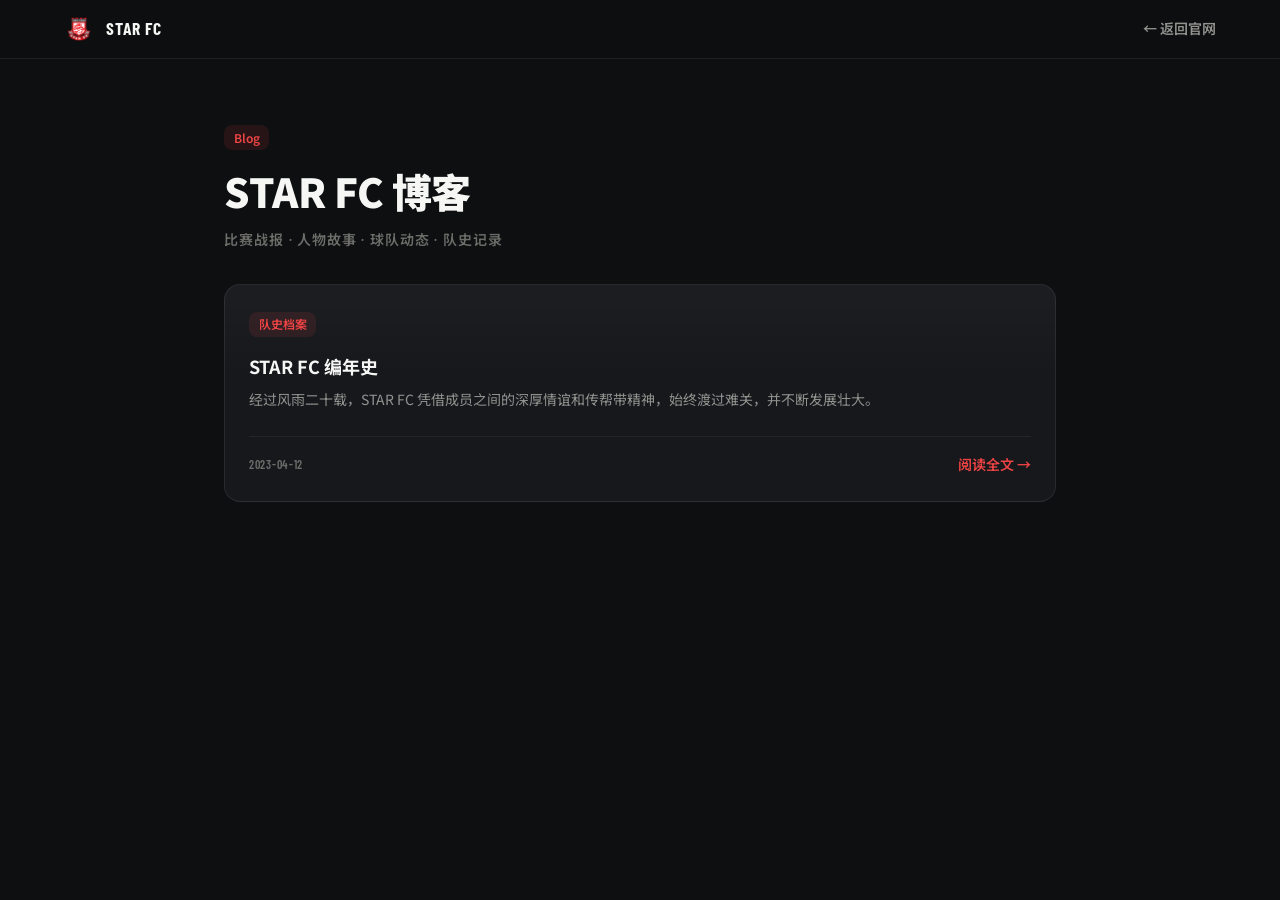
<file: blog/index.html>
<!DOCTYPE html>
<html lang="zh-CN">
<head>
    <meta charset="UTF-8">
    <meta name="viewport" content="width=device-width, initial-scale=1.0">
    <title>STAR FC 博客 | 新加坡 STAR 足球俱乐部</title>
    <meta name="description" content="STAR FC 球队博客：比赛战报、人物故事、球队动态与队史记录。人来人往，从未散场。">
    <link rel="canonical" href="https://www.starfc.sg/blog/index.html">
    <meta name="theme-color" content="#0e0f11">
    <meta property="og:type" content="website">
    <meta property="og:site_name" content="STAR FC">
    <meta property="og:title" content="STAR FC 博客 | 新加坡 STAR 足球俱乐部">
    <meta property="og:description" content="比赛战报、人物故事、球队动态与队史记录。">
    <meta property="og:url" content="https://www.starfc.sg/blog/index.html">
    <meta property="og:image" content="https://www.starfc.sg/assets/img/og/og-cover.png">
    <link rel="icon" type="image/png" href="../assets/img/club/starfclogo2-256.png">
    <link rel="preconnect" href="https://fonts.googleapis.com">
    <link rel="preconnect" href="https://fonts.gstatic.com" crossorigin>
    <link href="https://fonts.googleapis.com/css2?family=Noto+Sans+SC:wght@300;400;500;700;900&family=Barlow+Condensed:wght@600;700&display=swap" rel="stylesheet">
    <link rel="stylesheet" href="../assets/css/main.css">
    <script src="../data/blog.js" defer></script>
</head>
<body>
    <header class="post-topbar">
        <div class="container post-topbar__inner">
            <a href="../" class="brand">
                <img src="../assets/img/club/starfclogo2-256.png" alt="STAR FC 官方队徽" class="brand__crest" width="30" height="30">
                <span><span class="brand__name" translate="no">STAR FC</span></span>
            </a>
            <a href="../#stories" class="post-topbar__back">← 返回官网</a>
        </div>
    </header>

    <main class="post-main">
        <div class="container container--narrow">
            <header class="post-head">
                <p class="post-tag"><span class="chip chip--red">Blog</span></p>
                <h1 class="post-title">STAR FC 博客</h1>
                <p class="post-meta">比赛战报 · 人物故事 · 球队动态 · 队史记录</p>
            </header>
            <noscript><p>文章列表需要启用 JavaScript。最新文章：<a href="star-fc-chronicle.html">STAR FC 编年史</a></p></noscript>
            <div class="post-list" id="post-list"></div>
        </div>
    </main>

    <script>
    (function () {
        function render() {
            var posts = (window.STARFC && window.STARFC.blog && window.STARFC.blog.posts) || [];
            var list = document.getElementById('post-list');
            if (!list) return;
            list.innerHTML = posts.slice().sort(function (a, b) {
                return a.date < b.date ? 1 : (a.date > b.date ? -1 : 0);
            }).map(function (p) {
                var external = p.type === 'external';
                var href = external ? p.url : p.slug + '.html';
                var target = external ? ' target="_blank" rel="noopener noreferrer"' : '';
                var arrow = external ? '查看原文 →' : '阅读全文 →';
                function esc(s) { return String(s || '').replace(/&/g, '&amp;').replace(/</g, '&lt;').replace(/>/g, '&gt;').replace(/"/g, '&quot;'); }
                return '<a href="' + esc(href) + '"' + target + ' class="story-card">' +
                    '<span><span class="chip chip--red">' + esc(p.tagZh) + '</span></span>' +
                    '<h2 class="story-card__title">' + esc(p.titleZh) + '</h2>' +
                    '<p class="story-card__desc">' + esc(p.excerptZh) + '</p>' +
                    '<div class="story-card__foot"><span class="story-card__date">' + esc(p.date) + '</span>' +
                    '<span class="story-card__more">' + arrow + '</span></div></a>';
            }).join('');
        }
        if (document.readyState === 'loading') document.addEventListener('DOMContentLoaded', render);
        else render();
    })();
    </script>
</body>
</html>
</file>
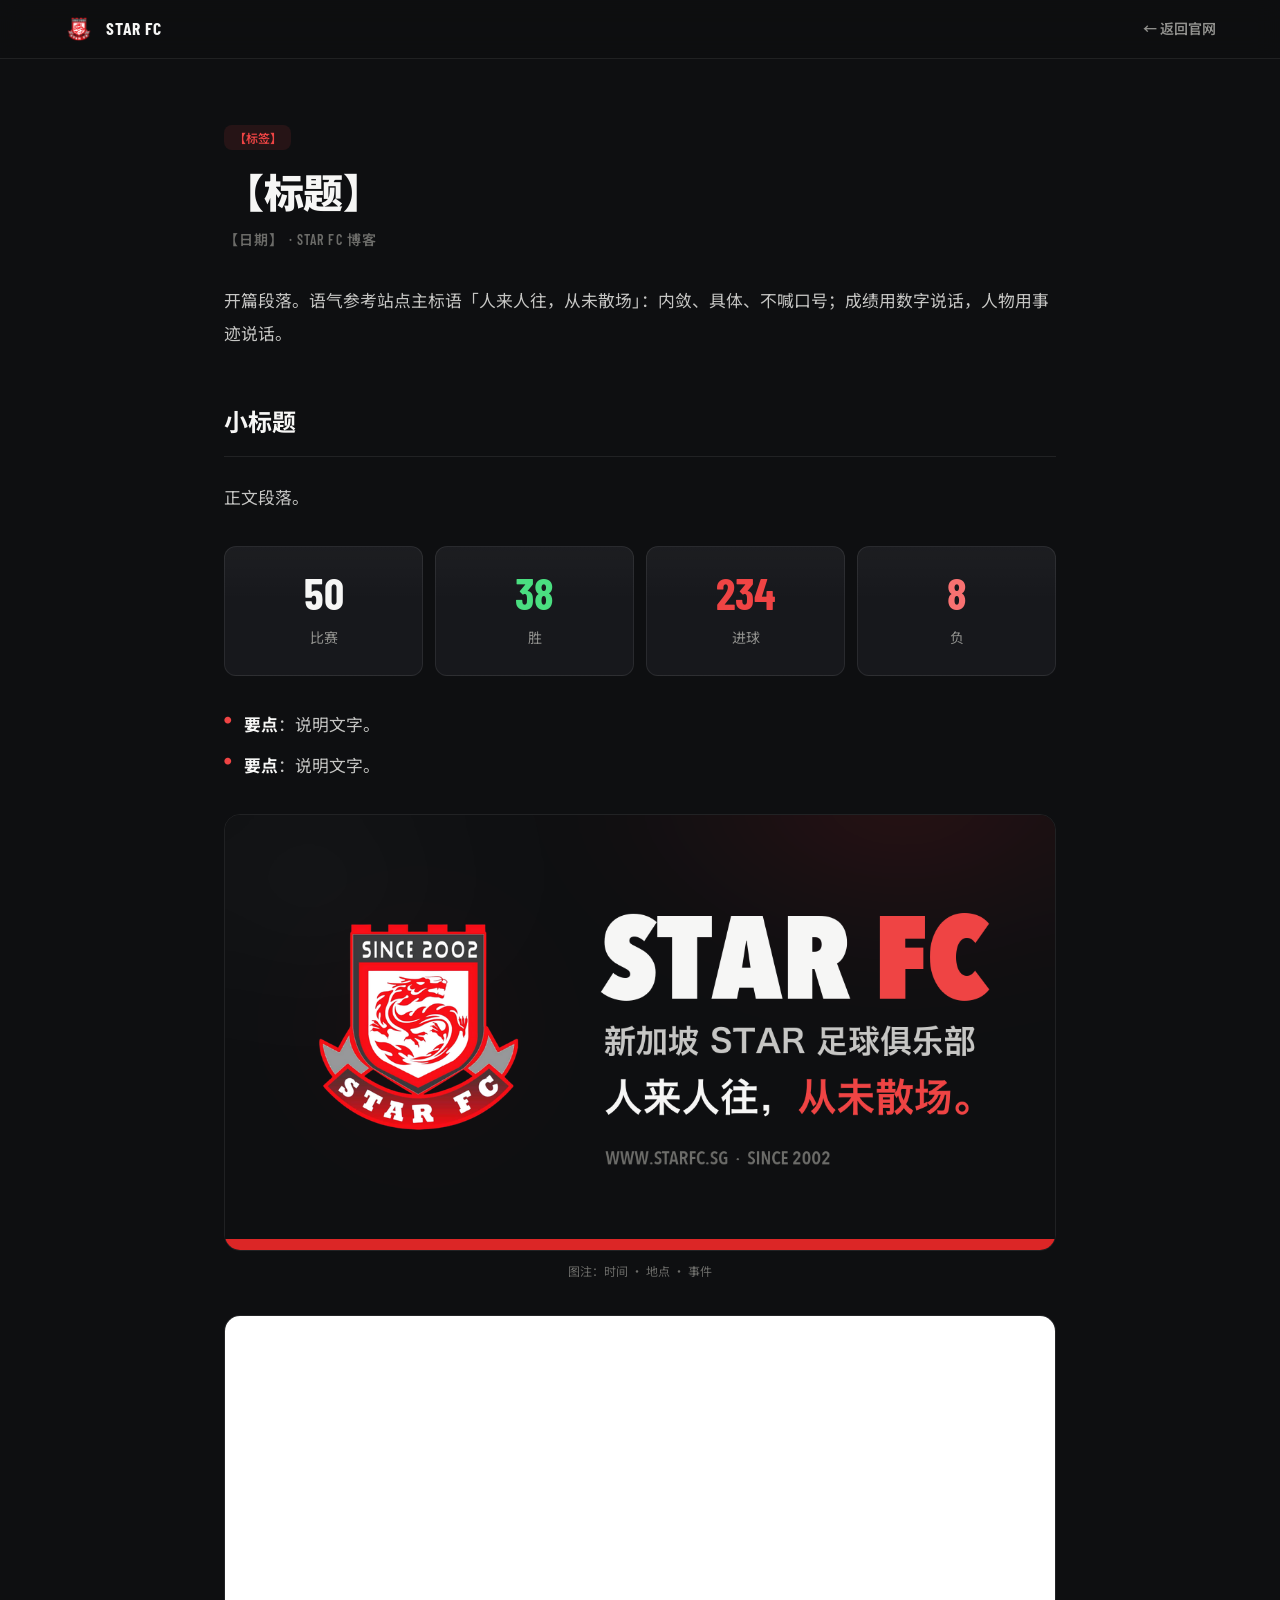
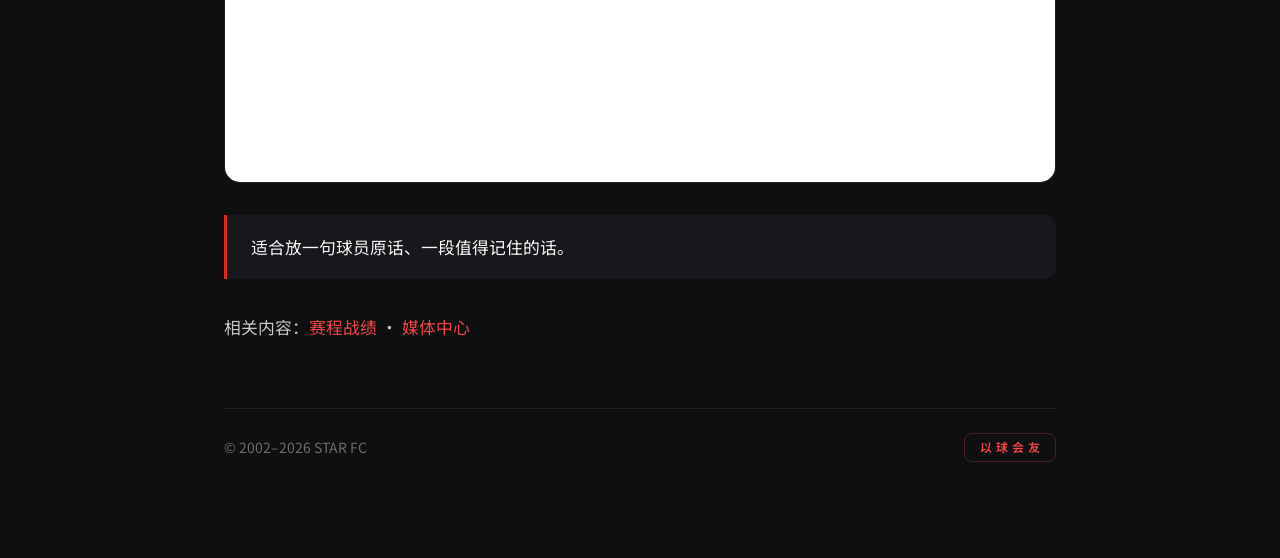
<file: blog/_template.html>
<!DOCTYPE html>
<!-- =====================================================================
STAR FC 博客文章模板（维护者/CodeX 专用，本文件不会被站点引用）
========================================================================
发一篇文章的完整流程见 AGENTS.md「任务 C」。速记版：
1. 复制本文件为 blog/<slug>.html（slug 小写 kebab-case，建议含日期语义，全局唯一）
2. 全文替换以下占位符（共 5 个，一个都不能留）：
   【SLUG】     → 文件名里的 slug（出现在 canonical / og:url / JSON-LD url）
   【标题】     → 文章标题（出现 4 处：title / og:title / twitter:title / h1 / JSON-LD headline）
   【描述】     → 一两句摘要（meta description / og:description）
   【日期】     → YYYY-MM-DD（og / JSON-LD / 文内 meta 行）
   【标签】     → 分类词（赛季档案 / 战报 / 人物 / 公告…）
3. 在 <div class="post-body"> 里用下方"组件库"拼正文
4. 在 data/blog.js 的 posts 最前面加索引条目（type: "post"）
5. 运行 node scripts/validate-data.js && node scripts/update-sitemap.js
6. 本地预览确认后提交
===================================================================== -->
<html lang="zh-CN">
<head>
    <meta charset="UTF-8">
    <meta name="viewport" content="width=device-width, initial-scale=1.0">
    <title>【标题】 | STAR FC</title>
    <meta name="description" content="【描述】">
    <link rel="canonical" href="https://www.starfc.sg/blog/【SLUG】.html">
    <meta name="theme-color" content="#0e0f11">

    <meta property="og:type" content="article">
    <meta property="og:site_name" content="STAR FC">
    <meta property="og:title" content="【标题】">
    <meta property="og:description" content="【描述】">
    <meta property="og:url" content="https://www.starfc.sg/blog/【SLUG】.html">
    <meta property="og:image" content="https://www.starfc.sg/assets/img/og/og-cover.png">
    <meta property="article:published_time" content="【日期】">
    <meta name="twitter:card" content="summary_large_image">
    <meta name="twitter:title" content="【标题】">
    <meta name="twitter:image" content="https://www.starfc.sg/assets/img/og/og-cover.png">
    <!-- 若文章有自己的封面图：把上面两个 og:image / twitter:image 换成封面的绝对地址 -->

    <link rel="icon" type="image/png" href="../assets/img/club/starfclogo2-256.png">
    <link rel="preconnect" href="https://fonts.googleapis.com">
    <link rel="preconnect" href="https://fonts.gstatic.com" crossorigin>
    <link href="https://fonts.googleapis.com/css2?family=Noto+Sans+SC:wght@300;400;500;700;900&family=Barlow+Condensed:wght@600;700&display=swap" rel="stylesheet">
    <link rel="stylesheet" href="../assets/css/main.css">

    <script type="application/ld+json">
    {
      "@context": "https://schema.org",
      "@type": "BlogPosting",
      "headline": "【标题】",
      "datePublished": "【日期】",
      "inLanguage": "zh-CN",
      "image": "https://www.starfc.sg/assets/img/og/og-cover.png",
      "url": "https://www.starfc.sg/blog/【SLUG】.html",
      "author": { "@type": "SportsTeam", "name": "STAR FC", "url": "https://www.starfc.sg/" },
      "publisher": { "@type": "SportsTeam", "name": "STAR FC", "url": "https://www.starfc.sg/" }
    }
    </script>
</head>
<body>
    <header class="post-topbar">
        <div class="container post-topbar__inner">
            <a href="../" class="brand">
                <img src="../assets/img/club/starfclogo2-256.png" alt="STAR FC 官方队徽" class="brand__crest" width="30" height="30">
                <span><span class="brand__name" translate="no">STAR FC</span></span>
            </a>
            <a href="../#stories" class="post-topbar__back">← 返回官网</a>
        </div>
    </header>

    <main class="post-main">
        <article class="container container--narrow">
            <header class="post-head">
                <p class="post-tag"><span class="chip chip--red">【标签】</span></p>
                <h1 class="post-title">【标题】</h1>
                <p class="post-meta">【日期】 · STAR FC 博客</p>
            </header>

            <div class="post-body">
                <p>开篇段落。语气参考站点主标语「人来人往，从未散场」：内敛、具体、不喊口号；成绩用数字说话，人物用事迹说话。</p>

                <!-- ============ 组件库：按需复制，用不到的删掉 ============ -->

                <!-- 小标题 -->
                <h2>小标题</h2>
                <p>正文段落。</p>

                <!-- 数据速览条（2×2 / 桌面 4 列）：数值可为比分、场次、进球数等 -->
                <div class="post-stats">
                    <div class="stat-tile"><p class="stat-tile__value">50</p><p class="stat-tile__label">比赛</p></div>
                    <div class="stat-tile stat-tile--win"><p class="stat-tile__value">38</p><p class="stat-tile__label">胜</p></div>
                    <div class="stat-tile stat-tile--accent"><p class="stat-tile__value">234</p><p class="stat-tile__label">进球</p></div>
                    <div class="stat-tile stat-tile--loss"><p class="stat-tile__value">8</p><p class="stat-tile__label">负</p></div>
                </div>

                <!-- 无序列表（红点符号自动） -->
                <ul>
                    <li><strong>要点</strong>：说明文字。</li>
                    <li><strong>要点</strong>：说明文字。</li>
                </ul>

                <!-- 图片（正式发布前换成 assets/img/news/ 下的文章配图，jpg/webp，宽 ≥1200px；alt 必填） -->
                <figure>
                    <img src="../assets/img/og/og-cover.png" alt="一句话说清画面内容" loading="lazy" decoding="async">
                    <figcaption>图注：时间 · 地点 · 事件</figcaption>
                </figure>

                <!-- YouTube 集锦内嵌（16:9）：把 VIDEO_ID 换成链接里的 11 位 ID -->
                <div class="post-embed">
                    <iframe src="https://www.youtube.com/embed/VIDEO_ID" title="比赛集锦标题" loading="lazy" allow="accelerometer; autoplay; clipboard-write; encrypted-media; gyroscope; picture-in-picture" allowfullscreen></iframe>
                </div>

                <!-- 引用块 -->
                <blockquote>适合放一句球员原话、一段值得记住的话。</blockquote>

                <!-- 站内链接写相对路径 -->
                <p>相关内容：<a href="../#fixtures">赛程战绩</a> · <a href="../#media">媒体中心</a></p>

                <!-- ============ 组件库结束 ============ -->
            </div>

            <footer class="post-footer">
                <span>© 2002–2026 STAR FC</span>
                <span class="seal" style="margin-top:0">以球会友</span>
            </footer>
        </article>
    </main>
</body>
</html>
</file>
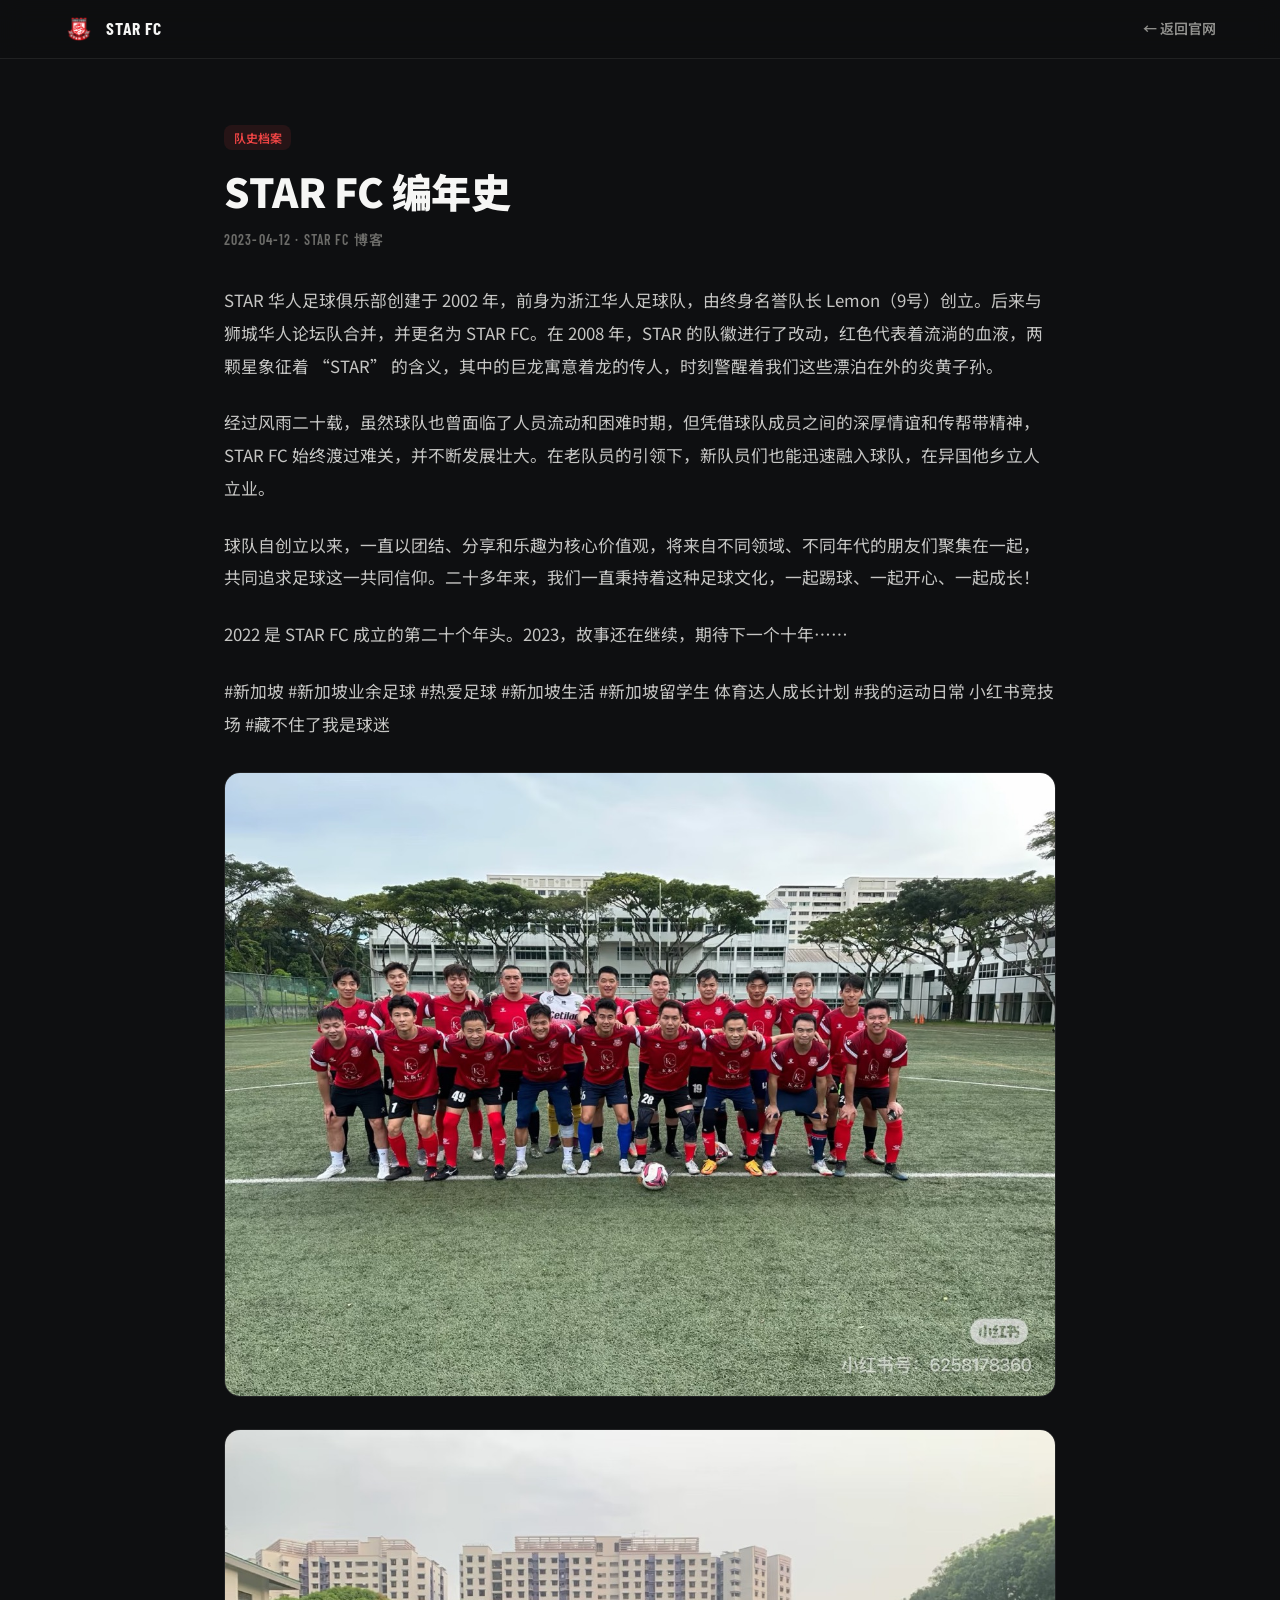
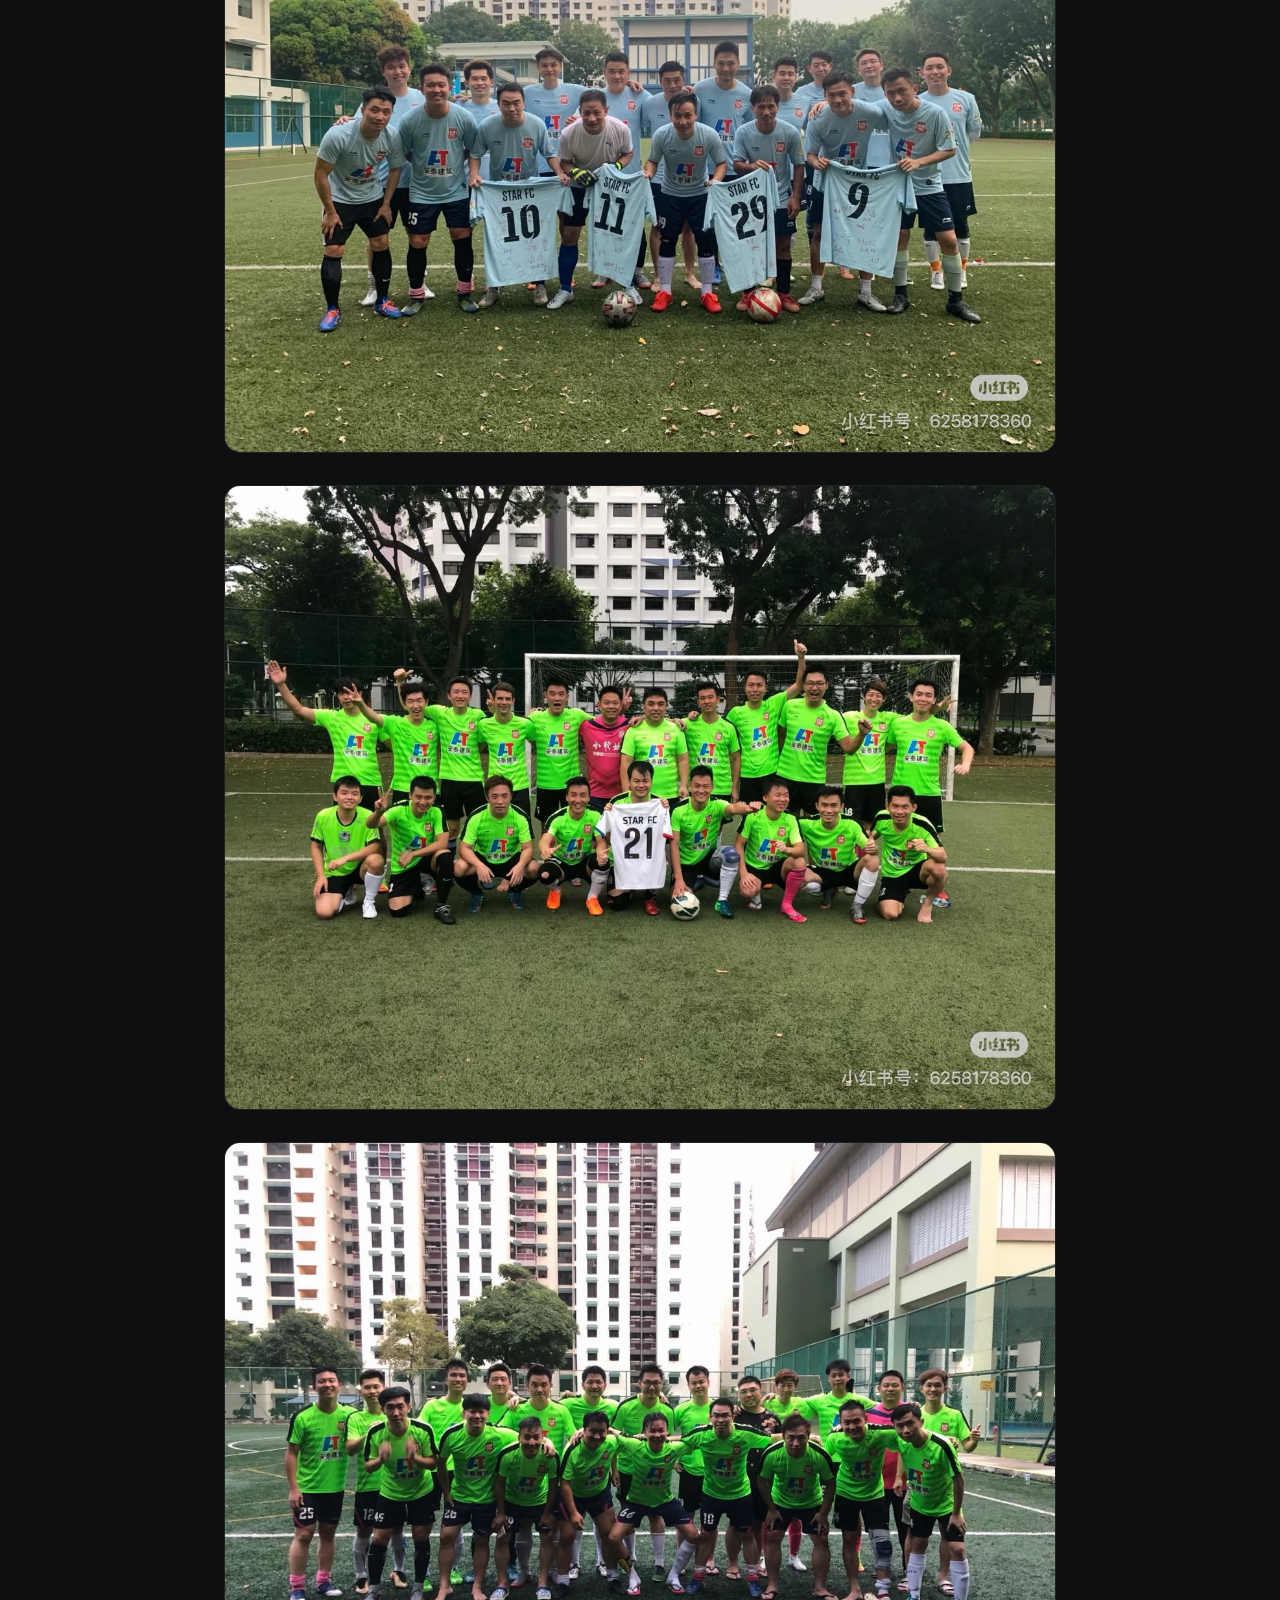
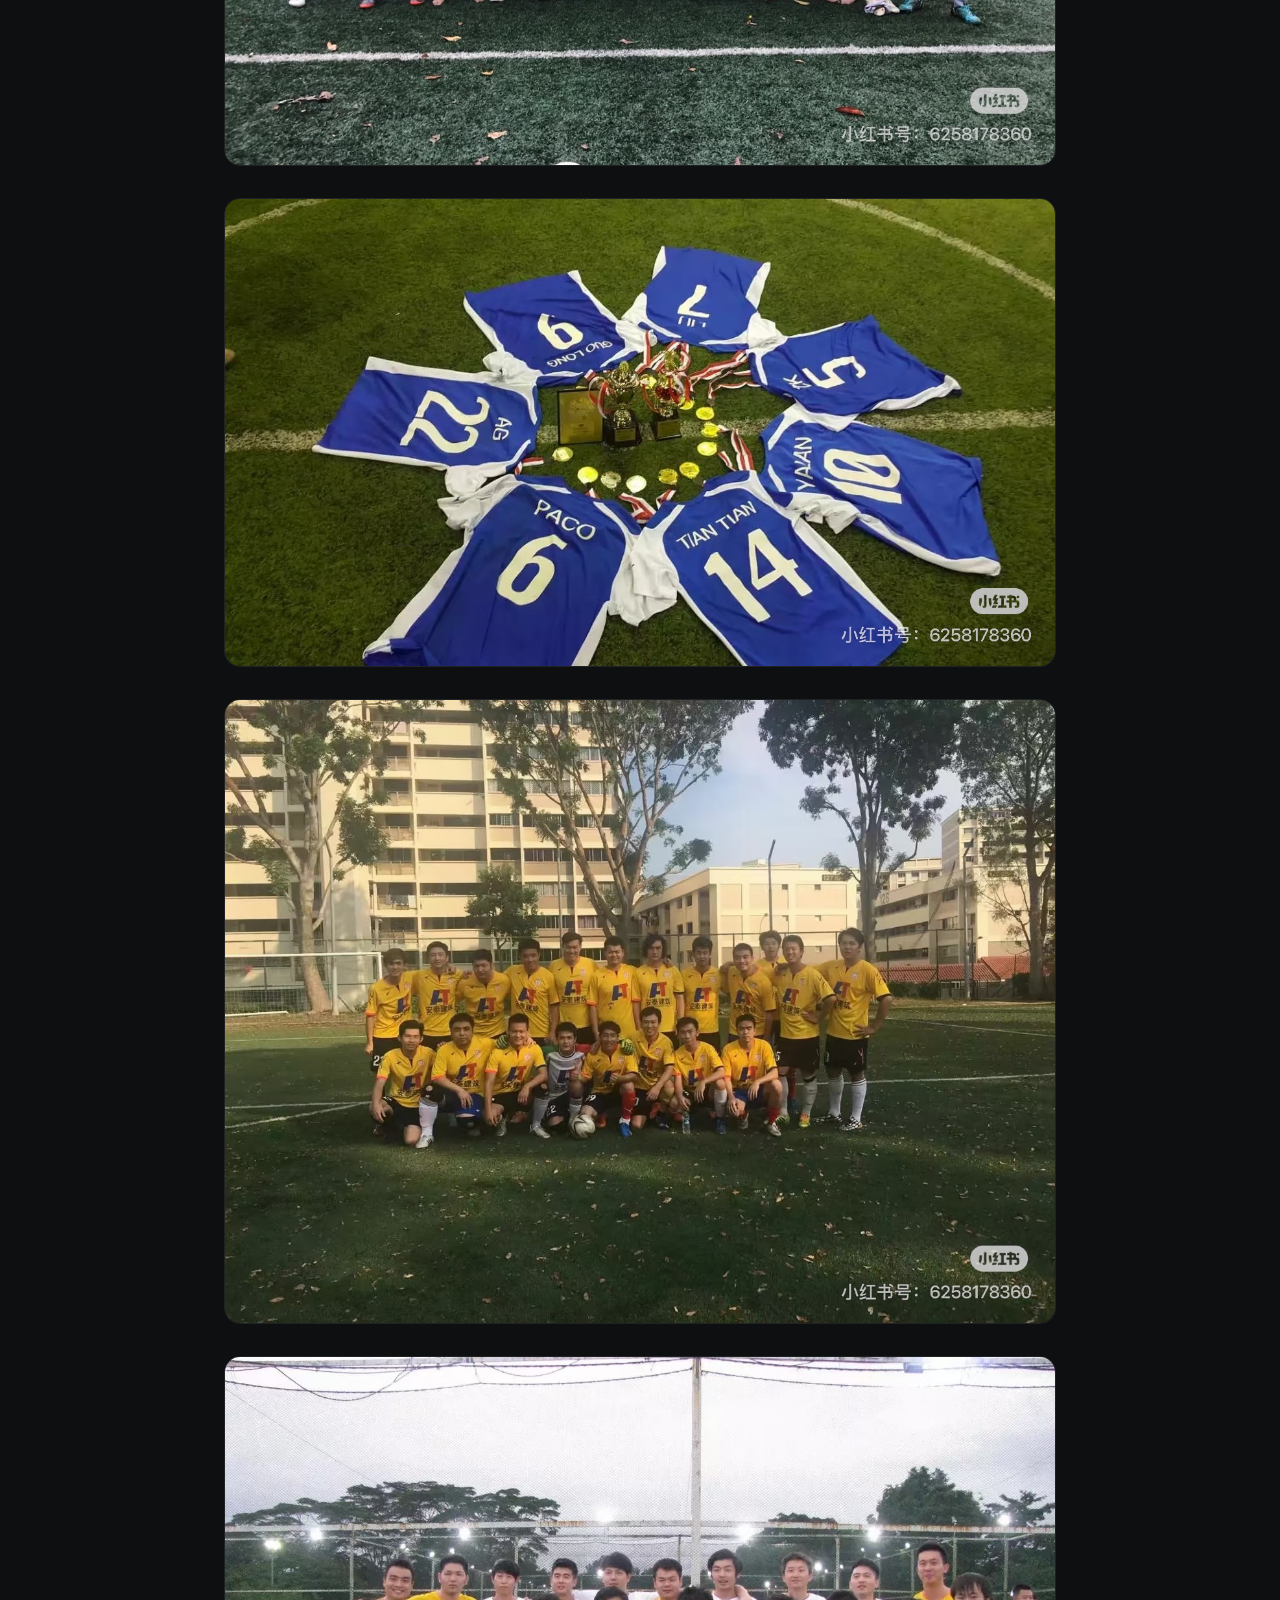
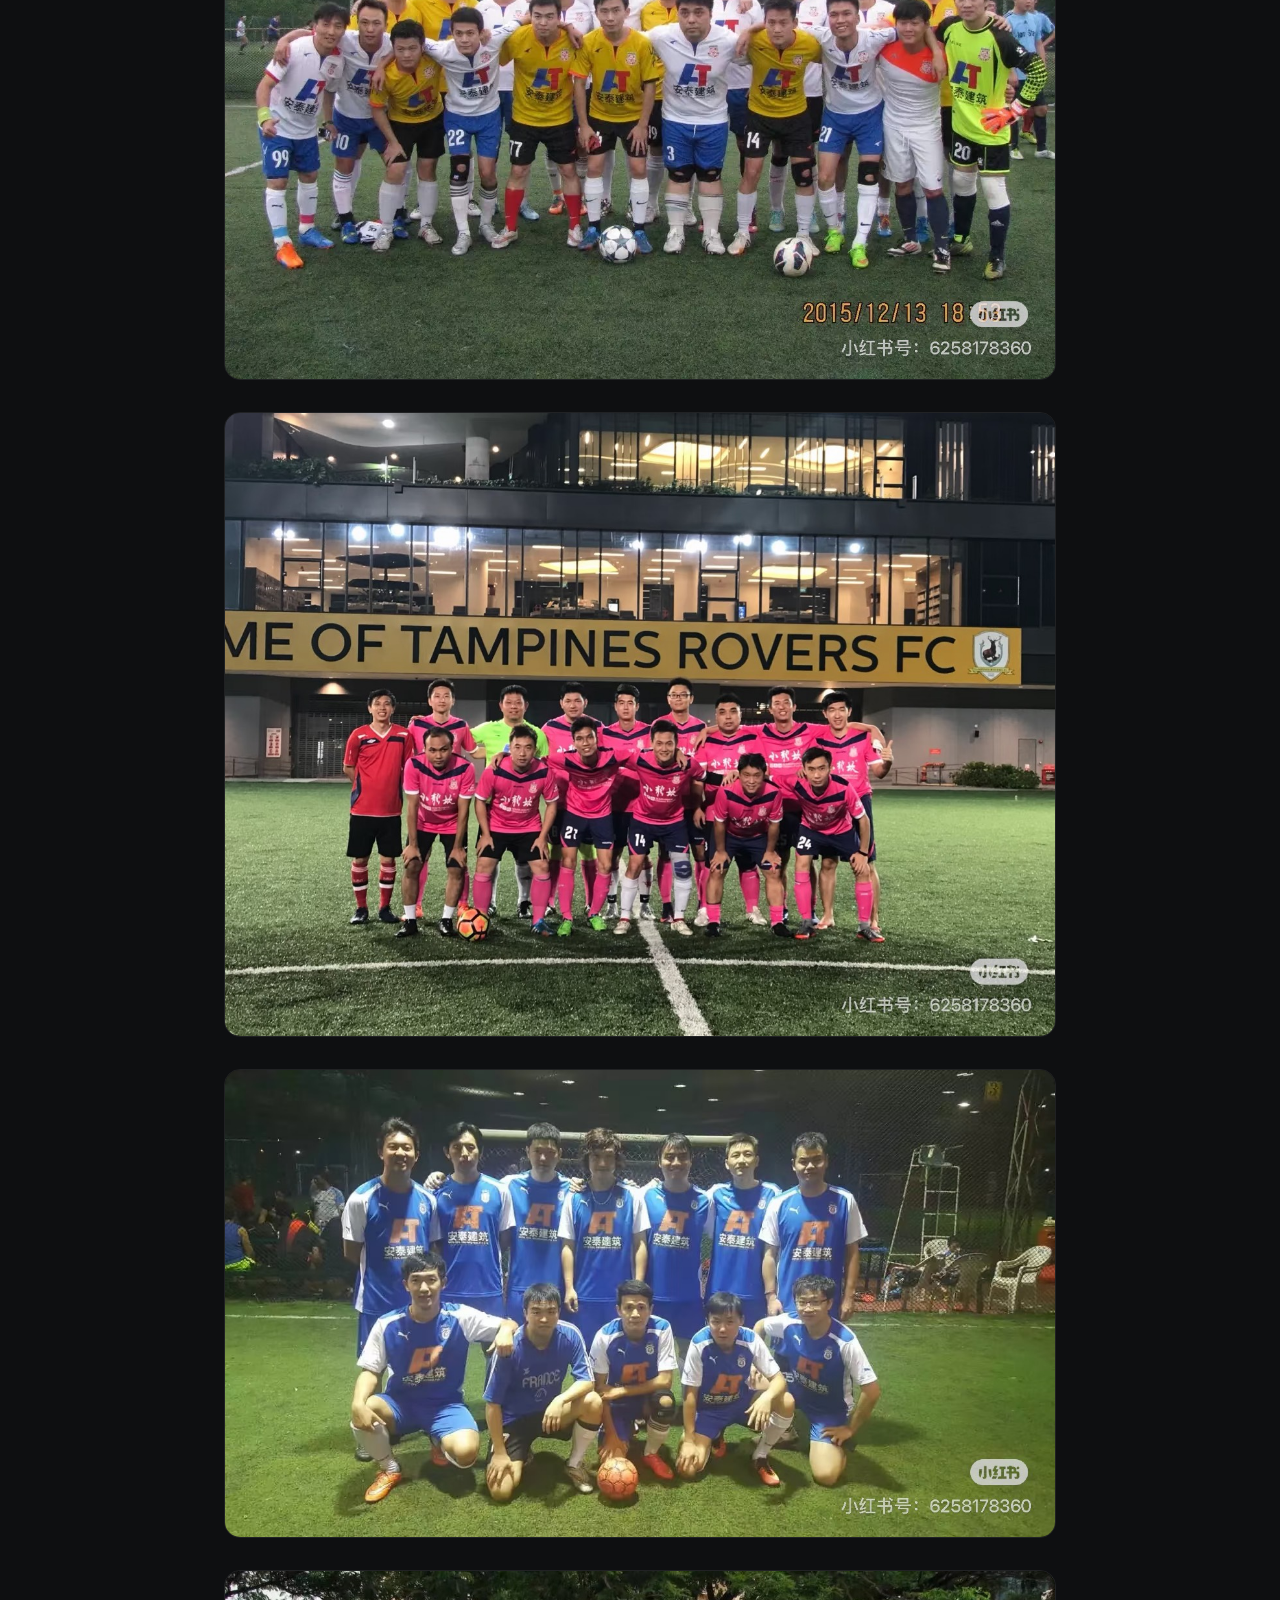
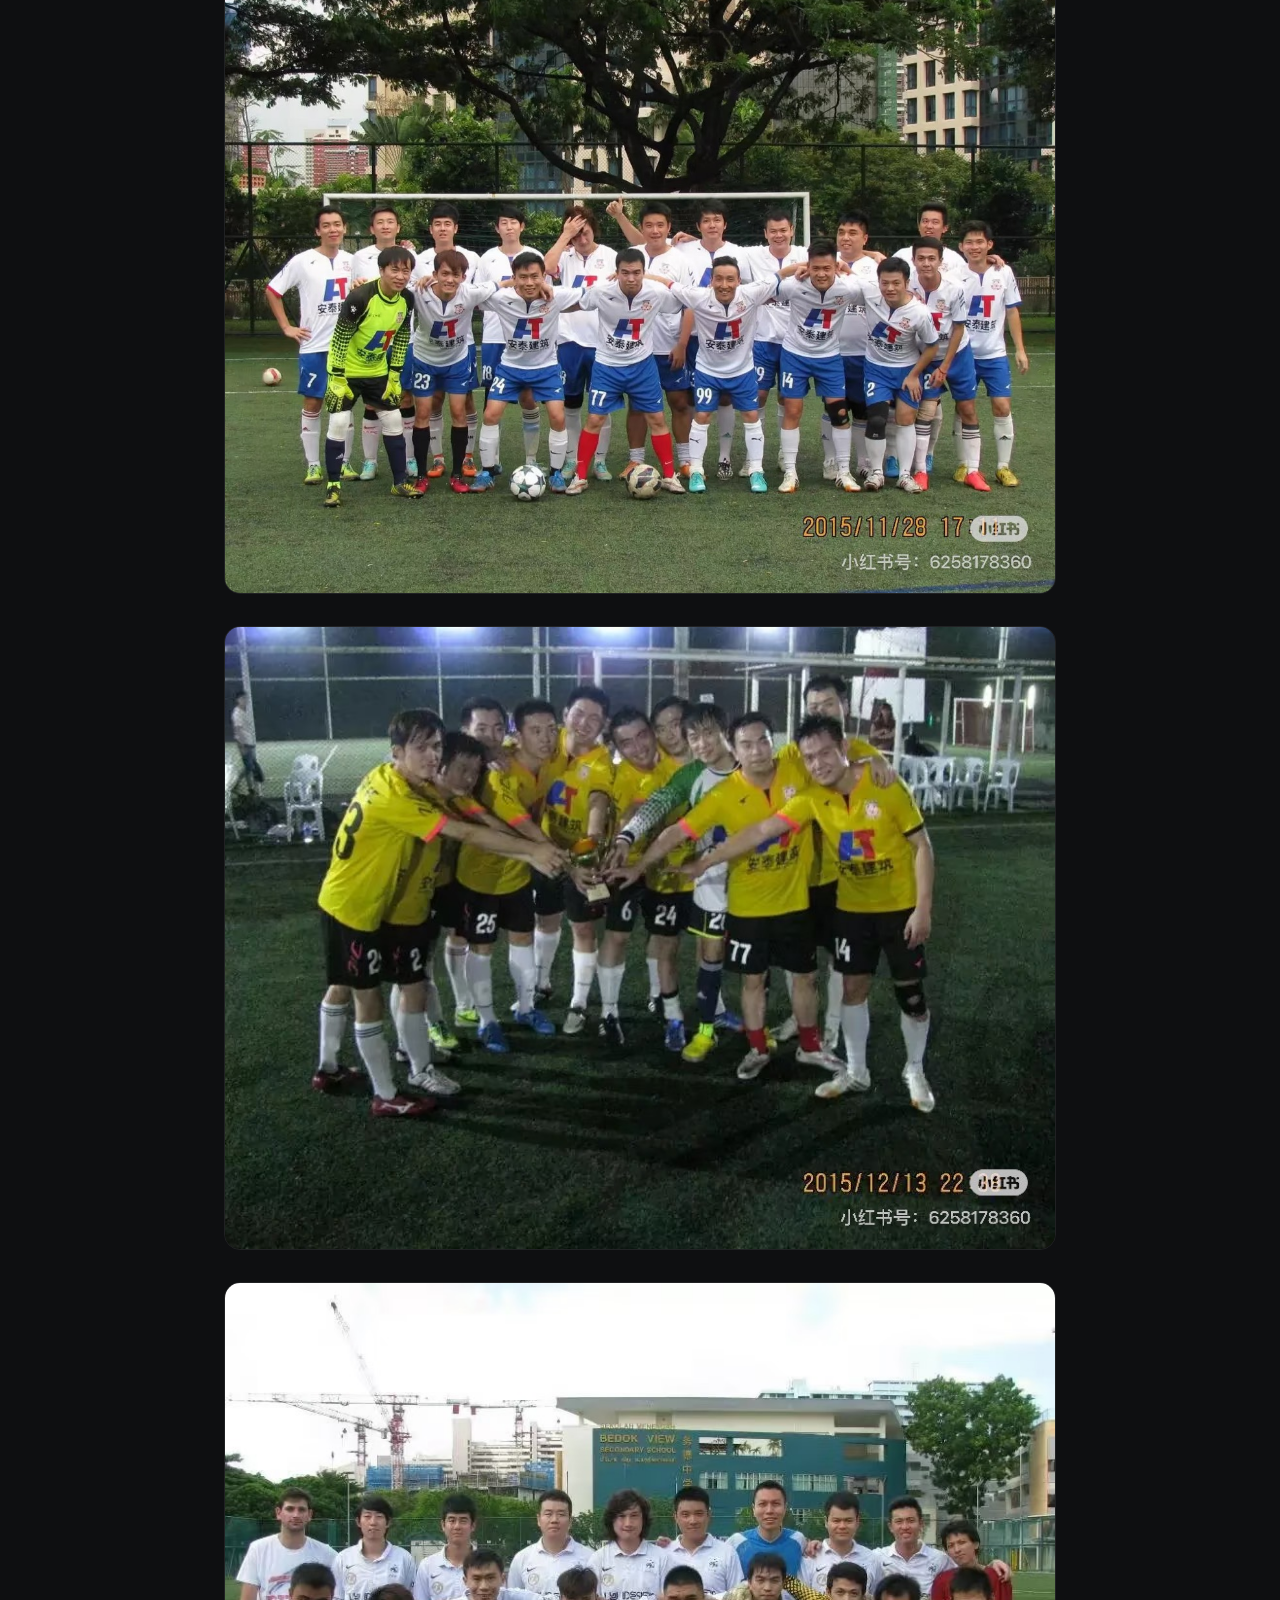
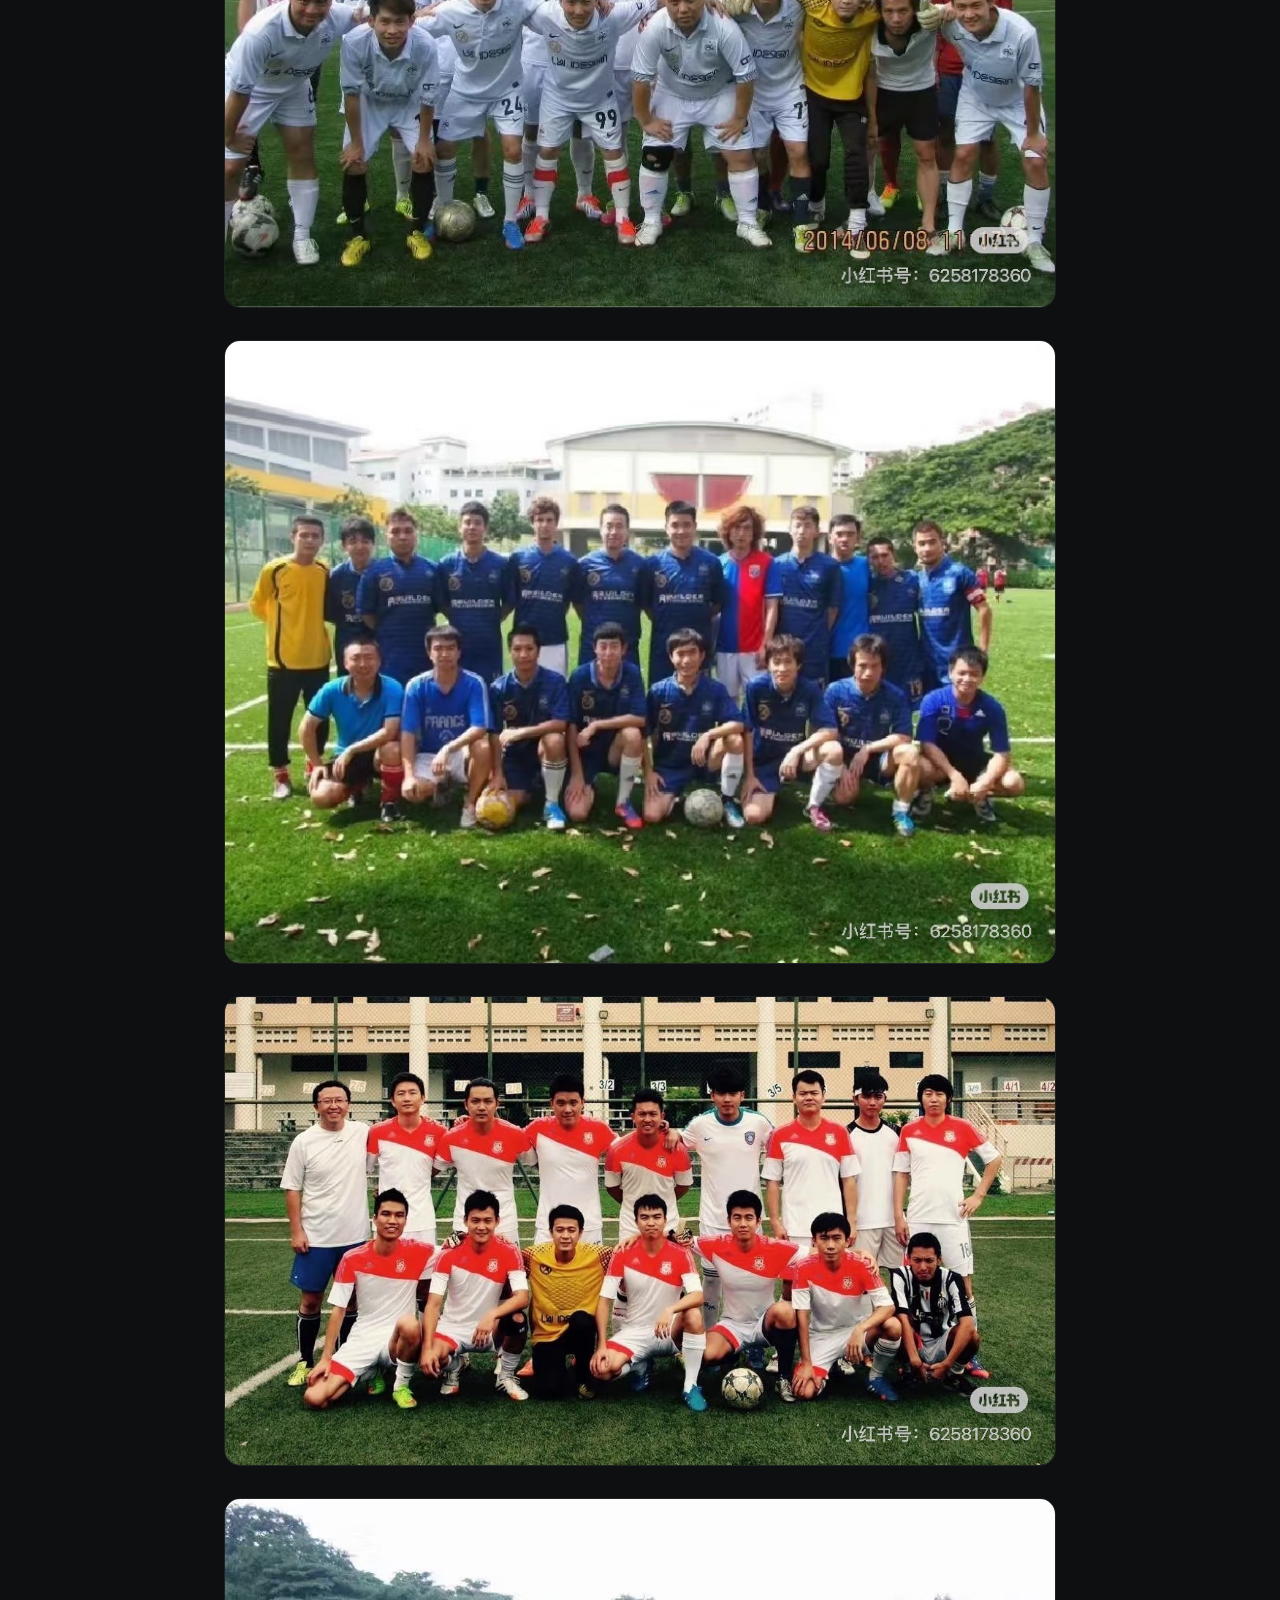
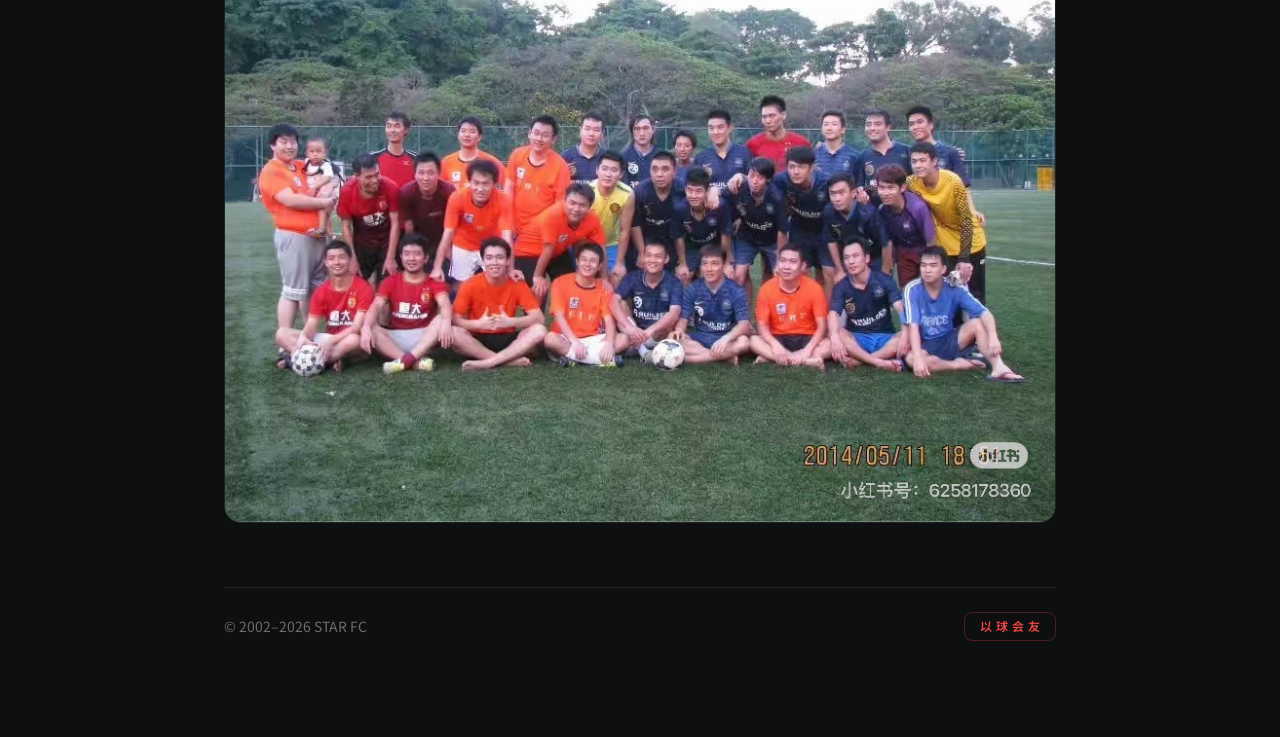
<file: blog/star-fc-chronicle.html>
<!DOCTYPE html>
<html lang="zh-CN">
<head>
    <meta charset="UTF-8">
    <meta name="viewport" content="width=device-width, initial-scale=1.0">
    <title>STAR FC 编年史 | STAR FC</title>
    <meta name="description" content="经过风雨二十载，STAR FC 凭借成员之间的深厚情谊和传帮带精神，始终渡过难关，并不断发展壮大。">
    <link rel="canonical" href="https://www.starfc.sg/blog/star-fc-chronicle.html">
    <meta name="theme-color" content="#0e0f11">

    <meta property="og:type" content="article">
    <meta property="og:site_name" content="STAR FC">
    <meta property="og:title" content="STAR FC 编年史">
    <meta property="og:description" content="经过风雨二十载，STAR FC 凭借成员之间的深厚情谊和传帮带精神，始终渡过难关，并不断发展壮大。">
    <meta property="og:url" content="https://www.starfc.sg/blog/star-fc-chronicle.html">
    <meta property="og:image" content="https://www.starfc.sg/assets/img/news/star-fc-chronicle/01-red-kit.jpg">
    <meta property="article:published_time" content="2023-04-12">
    <meta name="twitter:card" content="summary_large_image">
    <meta name="twitter:title" content="STAR FC 编年史">
    <meta name="twitter:image" content="https://www.starfc.sg/assets/img/news/star-fc-chronicle/01-red-kit.jpg">

    <link rel="icon" type="image/png" href="../assets/img/club/starfclogo2-256.png">
    <link rel="preconnect" href="https://fonts.googleapis.com">
    <link rel="preconnect" href="https://fonts.gstatic.com" crossorigin>
    <link href="https://fonts.googleapis.com/css2?family=Noto+Sans+SC:wght@300;400;500;700;900&family=Barlow+Condensed:wght@600;700&display=swap" rel="stylesheet">
    <link rel="stylesheet" href="../assets/css/main.css">

    <script type="application/ld+json">
    {
      "@context": "https://schema.org",
      "@type": "BlogPosting",
      "headline": "STAR FC 编年史",
      "datePublished": "2023-04-12",
      "inLanguage": "zh-CN",
      "image": "https://www.starfc.sg/assets/img/news/star-fc-chronicle/01-red-kit.jpg",
      "url": "https://www.starfc.sg/blog/star-fc-chronicle.html",
      "author": { "@type": "SportsTeam", "name": "STAR FC", "url": "https://www.starfc.sg/" },
      "publisher": { "@type": "SportsTeam", "name": "STAR FC", "url": "https://www.starfc.sg/" }
    }
    </script>
</head>
<body>
    <header class="post-topbar">
        <div class="container post-topbar__inner">
            <a href="../" class="brand">
                <img src="../assets/img/club/starfclogo2-256.png" alt="STAR FC 官方队徽" class="brand__crest" width="30" height="30">
                <span><span class="brand__name" translate="no">STAR FC</span></span>
            </a>
            <a href="../#stories" class="post-topbar__back">← 返回官网</a>
        </div>
    </header>

    <main class="post-main">
        <article class="container container--narrow">
            <header class="post-head">
                <p class="post-tag"><span class="chip chip--red">队史档案</span></p>
                <h1 class="post-title">STAR FC 编年史</h1>
                <p class="post-meta">2023-04-12 · STAR FC 博客</p>
            </header>

            <div class="post-body">
                <p>STAR 华人足球俱乐部创建于 2002 年，前身为浙江华人足球队，由终身名誉队长 Lemon（9号）创立。后来与狮城华人论坛队合并，并更名为 STAR FC。在 2008 年，STAR 的队徽进行了改动，红色代表着流淌的血液，两颗星象征着 “STAR” 的含义，其中的巨龙寓意着龙的传人，时刻警醒着我们这些漂泊在外的炎黄子孙。</p>

                <p>经过风雨二十载，虽然球队也曾面临了人员流动和困难时期，但凭借球队成员之间的深厚情谊和传帮带精神，STAR FC 始终渡过难关，并不断发展壮大。在老队员的引领下，新队员们也能迅速融入球队，在异国他乡立人立业。</p>

                <p>球队自创立以来，一直以团结、分享和乐趣为核心价值观，将来自不同领域、不同年代的朋友们聚集在一起，共同追求足球这一共同信仰。二十多年来，我们一直秉持着这种足球文化，一起踢球、一起开心、一起成长！</p>

                <p>2022 是 STAR FC 成立的第二十个年头。2023，故事还在继续，期待下一个十年……</p>

                <p>#新加坡 #新加坡业余足球 #热爱足球 #新加坡生活 #新加坡留学生 体育达人成长计划 #我的运动日常 小红书竞技场 #藏不住了我是球迷</p>

                <figure>
                    <img src="../assets/img/news/star-fc-chronicle/01-red-kit.jpg" alt="STAR FC 红色主场球衣时期的球队合影" loading="lazy" decoding="async">
                </figure>

                <figure>
                    <img src="../assets/img/news/star-fc-chronicle/02-light-blue-kit.jpg" alt="STAR FC 浅蓝球衣时期的老队员球衣留念合影" loading="lazy" decoding="async">
                </figure>

                <figure>
                    <img src="../assets/img/news/star-fc-chronicle/03-green-kit.jpg" alt="STAR FC 绿色球衣时期的赛后合影" loading="lazy" decoding="async">
                </figure>

                <figure>
                    <img src="../assets/img/news/star-fc-chronicle/04-green-kit.jpg" alt="STAR FC 绿色球衣时期的球队合影" loading="lazy" decoding="async">
                </figure>

                <figure>
                    <img src="../assets/img/news/star-fc-chronicle/05-shirts-and-trophies.jpg" alt="STAR FC 球衣与奖杯奖牌摆放在球场上的照片" loading="lazy" decoding="async">
                </figure>

                <figure>
                    <img src="../assets/img/news/star-fc-chronicle/06-yellow-kit.jpg" alt="STAR FC 黄色球衣时期的球队合影" loading="lazy" decoding="async">
                </figure>

                <figure>
                    <img src="../assets/img/news/star-fc-chronicle/07-2015-dec-13.jpg" alt="2015 年 12 月 13 日 STAR FC 球队合影" loading="lazy" decoding="async">
                </figure>

                <figure>
                    <img src="../assets/img/news/star-fc-chronicle/08-pink-kit.jpg" alt="STAR FC 粉色球衣时期在 Tampines Rovers FC 主场外的合影" loading="lazy" decoding="async">
                </figure>

                <figure>
                    <img src="../assets/img/news/star-fc-chronicle/09-blue-kit-night.jpg" alt="STAR FC 蓝色球衣时期的夜场球队合影" loading="lazy" decoding="async">
                </figure>

                <figure>
                    <img src="../assets/img/news/star-fc-chronicle/10-2015-nov-28.jpg" alt="2015 年 11 月 28 日 STAR FC 白色球衣球队合影" loading="lazy" decoding="async">
                </figure>

                <figure>
                    <img src="../assets/img/news/star-fc-chronicle/11-2015-dec-13-trophy.jpg" alt="2015 年 12 月 13 日 STAR FC 队员一起举起奖杯" loading="lazy" decoding="async">
                </figure>

                <figure>
                    <img src="../assets/img/news/star-fc-chronicle/12-2014-jun-08.jpg" alt="2014 年 6 月 8 日 STAR FC 白色球衣球队合影" loading="lazy" decoding="async">
                </figure>

                <figure>
                    <img src="../assets/img/news/star-fc-chronicle/13-blue-kit.jpg" alt="STAR FC 深蓝球衣时期的球队合影" loading="lazy" decoding="async">
                </figure>

                <figure>
                    <img src="../assets/img/news/star-fc-chronicle/14-red-white-kit.jpg" alt="STAR FC 红白球衣时期的球队合影" loading="lazy" decoding="async">
                </figure>

                <figure>
                    <img src="../assets/img/news/star-fc-chronicle/15-2014-may-11.jpg" alt="2014 年 5 月 11 日 STAR FC 与对手赛后合影" loading="lazy" decoding="async">
                </figure>
            </div>

            <footer class="post-footer">
                <span>© 2002–2026 STAR FC</span>
                <span class="seal" style="margin-top:0">以球会友</span>
            </footer>
        </article>
    </main>
</body>
</html>
</file>
<file: assets/css/main.css>
/* =====================================================================
   STAR FC — 站点样式（零构建，单文件）
   ---------------------------------------------------------------------
   结构：
   1. 设计变量（颜色 / 字体 / 字号 / 间距 / 圆角 / 阴影）—— 全站唯一取值来源
   2. Reset 与基础排版
   3. 通用组件（容器 / 区块 / 标题 / 按钮 / 分段控件 / 徽章）
   4. 导航与移动端菜单
   5. Hero
   6. 赛程战绩（比赛卡 = 视觉主角）
   7. 媒体中心
   8. 当前阵容
   9. 名人堂 / 关于 / 大事记 / 最新文章 / 加入 / 联系
   10. 页脚
   设计原则：高级深色运动风——近黑碳色底 + 分层表面 + 白色发丝线；
   品牌红为唯一强调色（含克制的红色泛光）；大留白；强字体层级；
   移动优先（默认单列堆叠，逐级升为网格）。
   ===================================================================== */

/* ---------- 1. 设计变量 ---------- */
:root {
  /* 品牌红（唯一强调色） */
  --red-600: #dc2626;          /* 实心按钮 / 品牌面 */
  --red-500: #ef4444;          /* hover 提亮 / 深底上的红色文字 */
  --red-tint: rgba(239, 68, 68, 0.10);
  --red-border: rgba(239, 68, 68, 0.28);
  --red-glow: rgba(220, 38, 38, 0.32);

  /* 深色中性系（页面骨架） */
  --bg: #0e0f11;               /* 页面底 */
  --bg-alt: #131417;           /* 交替区块底 */
  --bg-deep: #0a0b0c;          /* 页脚 / 最深层 */
  --surface: #17181c;          /* 卡片表面 */
  --surface-2: #101114;        /* 输入框 / 照片位 / 内嵌层 */
  --line: rgba(255, 255, 255, 0.08);        /* 默认发丝线 */
  --line-soft: rgba(255, 255, 255, 0.05);
  --line-strong: rgba(255, 255, 255, 0.17); /* hover 边 */

  /* 文字层级 */
  --text-hi: #f6f6f5;          /* 标题 / 核心信息 */
  --text: #c6c6c4;             /* 正文 */
  --text-mut: #92928f;         /* 次要说明 */
  --text-faint: #6c6c69;       /* 元信息 / 日期 / 地点 */

  /* 比赛结果色（只用于结果徽章与比分，不用于卡片边框） */
  --win: #4ade80;
  --win-bg: rgba(74, 222, 128, 0.09);
  --win-border: rgba(74, 222, 128, 0.24);
  --draw: #a1a1aa;
  --draw-bg: rgba(161, 161, 170, 0.09);
  --draw-border: rgba(161, 161, 170, 0.24);
  --loss: #f87171;
  --loss-bg: rgba(248, 113, 113, 0.09);
  --loss-border: rgba(248, 113, 113, 0.24);

  /* 字体 */
  --font-body: 'Noto Sans SC', -apple-system, BlinkMacSystemFont, 'Segoe UI', 'PingFang SC', 'Microsoft YaHei', sans-serif;
  --font-display: 'Barlow Condensed', 'Noto Sans SC', sans-serif;

  /* 流体字号 */
  --text-xs: 0.75rem;
  --text-sm: 0.875rem;
  --text-base: 1rem;
  --text-lg: 1.125rem;
  --text-hero: clamp(4rem, 3rem + 9vw, 8.5rem);
  --text-h2: clamp(1.65rem, 1.25rem + 1.6vw, 2.5rem);
  --text-h3: clamp(1.15rem, 1rem + 0.7vw, 1.5rem);
  --text-score: clamp(2.1rem, 1.8rem + 1.4vw, 3rem);
  --text-stat: clamp(1.9rem, 1.5rem + 1.6vw, 2.8rem);

  /* 间距（8px 体系） */
  --sp-1: 0.25rem;
  --sp-2: 0.5rem;
  --sp-3: 0.75rem;
  --sp-4: 1rem;
  --sp-5: 1.5rem;
  --sp-6: 2rem;
  --sp-7: 3rem;
  --sp-8: 4rem;
  --sp-9: 6rem;
  --section-y: clamp(4rem, 3rem + 5vw, 7.5rem);

  /* 圆角 */
  --radius-sm: 8px;
  --radius-md: 12px;
  --radius-lg: 16px;
  --radius-full: 999px;

  /* 阴影（深色系：黑影 + 克制的红色泛光） */
  --shadow-xs: 0 1px 2px rgba(0, 0, 0, 0.5);
  --shadow-sm: 0 4px 16px rgba(0, 0, 0, 0.38);
  --shadow-md: 0 18px 44px rgba(0, 0, 0, 0.52);

  /* 布局 */
  --container: 72rem;
  --container-narrow: 52rem;
  --nav-h: 4.25rem;

  /* 描边 */
  --border: 1px solid var(--line);

  color-scheme: dark;
}

/* ---------- 2. Reset 与基础 ---------- */
*, *::before, *::after { box-sizing: border-box; }

html {
  scroll-behavior: smooth;
  scroll-padding-top: calc(var(--nav-h) + 1rem);
  -webkit-text-size-adjust: 100%;
}

body {
  margin: 0;
  font-family: var(--font-body);
  font-size: var(--text-base);
  line-height: 1.7;
  color: var(--text);
  background: var(--bg);
  -webkit-font-smoothing: antialiased;
}

h1, h2, h3, h4, p, ul, figure { margin: 0; }
ul { padding: 0; list-style: none; }
img, svg { display: block; max-width: 100%; }
a { color: inherit; text-decoration: none; }
button { font: inherit; color: inherit; background: none; border: 0; padding: 0; cursor: pointer; }
input, select, textarea { font: inherit; }
::selection { background: var(--red-600); color: #fff; }

:focus-visible {
  outline: 2px solid var(--red-500);
  outline-offset: 2px;
  border-radius: 4px;
}

body.no-scroll { overflow: hidden; }
.hidden { display: none !important; }

@media (prefers-reduced-motion: reduce) {
  *, *::before, *::after {
    animation-duration: 0.01ms !important;
    transition-duration: 0.01ms !important;
  }
  html { scroll-behavior: auto; }
}

/* ---------- 3. 通用组件 ---------- */
.container {
  width: min(var(--container), 100% - 2.5rem);
  margin-inline: auto;
}
.container--narrow { width: min(var(--container-narrow), 100% - 2.5rem); }

.section { padding-block: var(--section-y); background: var(--bg); }
.section--alt { background: var(--bg-alt); }

/* 编辑风章节头：幽灵编号 + 左对齐 + 右侧辅助位 */
.section-head {
  display: flex;
  flex-direction: column;
  align-items: flex-start;
  gap: var(--sp-4);
  margin-bottom: clamp(2.5rem, 2rem + 2.5vw, 4rem);
}
@media (min-width: 48rem) {
  .section-head {
    flex-direction: row;
    align-items: flex-end;
    justify-content: space-between;
    gap: var(--sp-6);
  }
}
.section-head__main { min-width: 0; }
.section-head__aux { flex-shrink: 0; }
.section-head__index {
  font-family: var(--font-display);
  font-size: clamp(3.2rem, 2.6rem + 3vw, 5.2rem);
  font-weight: 700;
  line-height: 0.9;
  letter-spacing: 0.02em;
  color: rgba(255, 255, 255, 0.05);
  -webkit-text-stroke: 1px rgba(255, 255, 255, 0.16);
  margin-bottom: var(--sp-3);
  user-select: none;
}
.section-head--sub .section-head__main { text-align: left; }
.eyebrow {
  display: inline-block;
  font-family: var(--font-display);
  font-size: var(--text-sm);
  font-weight: 600;
  letter-spacing: 0.24em;
  text-transform: uppercase;
  color: var(--red-500);
}
.section-title {
  margin-top: var(--sp-2);
  font-size: var(--text-h2);
  font-weight: 900;
  line-height: 1.2;
  color: var(--text-hi);
  letter-spacing: -0.01em;
}
.section-desc {
  margin-top: var(--sp-3);
  color: var(--text-mut);
  max-width: 38em;
}

.btn {
  display: inline-flex;
  align-items: center;
  justify-content: center;
  gap: var(--sp-2);
  padding: 0.85rem 1.75rem;
  border-radius: var(--radius-md);
  font-weight: 600;
  font-size: var(--text-base);
  line-height: 1.3;
  transition: background-color 0.2s ease, color 0.2s ease, border-color 0.2s ease, transform 0.2s ease, box-shadow 0.2s ease;
}
.btn--primary {
  background: var(--red-600);
  color: #fff;
  box-shadow: 0 8px 26px var(--red-glow);
}
.btn--primary:hover {
  background: var(--red-500);
  transform: translateY(-2px);
  box-shadow: 0 14px 36px var(--red-glow);
}
.btn--secondary {
  background: rgba(255, 255, 255, 0.03);
  color: var(--text-hi);
  border: 1px solid var(--line-strong);
}
.btn--secondary:hover {
  border-color: rgba(255, 255, 255, 0.32);
  background: rgba(255, 255, 255, 0.06);
  transform: translateY(-2px);
}
.btn--ghost { color: var(--red-500); padding-inline: var(--sp-4); }
.btn--ghost:hover { color: #ff6b6b; }
.btn__arrow { transition: transform 0.2s ease; }
.btn:hover .btn__arrow { transform: translateX(3px); }

/* 分段控件（语言切换 / 年份切换共用）——active 为反白 chip */
.segmented {
  display: inline-flex;
  gap: 2px;
  padding: 3px;
  background: rgba(255, 255, 255, 0.05);
  border-radius: var(--radius-full);
  border: 1px solid var(--line);
}
.segmented__btn {
  padding: 0.35rem 0.9rem;
  border-radius: var(--radius-full);
  font-size: var(--text-sm);
  font-weight: 600;
  color: var(--text-mut);
  transition: color 0.15s ease, background-color 0.15s ease, box-shadow 0.15s ease;
}
.segmented__btn:hover { color: var(--text-hi); }
.segmented__btn.is-active {
  background: var(--text-hi);
  color: var(--bg);
  box-shadow: var(--shadow-xs);
}
.segmented--lg .segmented__btn { padding: 0.5rem 1.5rem; font-size: var(--text-base); }

/* 小徽章 */
.chip {
  display: inline-block;
  padding: 0.15rem 0.6rem;
  border-radius: var(--radius-sm);
  font-size: var(--text-xs);
  font-weight: 600;
  background: rgba(255, 255, 255, 0.06);
  color: var(--text-mut);
}
.chip--red { background: var(--red-tint); color: var(--red-500); }

/* 卡片表面公共处理：顶部一丝内光，提升“层”的质感 */
.match-card, .video-card, .player-card, .hall-card,
.value-card, .timeline__card, .story-card, .join-card,
.contact-item, .venues-card, .stat-tile {
  background:
    linear-gradient(180deg, rgba(255, 255, 255, 0.025), transparent 42%),
    var(--surface);
}

/* ---------- 4. 导航 ---------- */
.site-header {
  position: fixed;
  inset: 0 0 auto 0;
  z-index: 50;
  background: rgba(14, 15, 17, 0.72);
  -webkit-backdrop-filter: blur(14px);
  backdrop-filter: blur(14px);
  border-bottom: 1px solid transparent;
  transition: border-color 0.25s ease, background-color 0.25s ease;
}
.site-header.is-scrolled {
  background: rgba(12, 13, 15, 0.86);
  border-bottom-color: var(--line);
}
.site-header__inner {
  display: flex;
  align-items: center;
  justify-content: space-between;
  gap: var(--sp-4);
  height: var(--nav-h);
}
.brand { display: flex; align-items: center; gap: var(--sp-3); }
.brand > span { display: flex; flex-direction: column; gap: 2px; line-height: 1; }
@media (max-width: 47.99rem) {
  .brand { gap: var(--sp-2); }
  .brand__name { font-size: 1.2rem; }
}
.brand__crest { width: 2.4rem; height: 2.4rem; object-fit: contain; }
.brand__name {
  font-family: var(--font-display);
  font-size: 1.35rem;
  font-weight: 700;
  letter-spacing: 0.04em;
  color: var(--text-hi);
  line-height: 1.1;
}
.brand__since {
  display: block;
  font-family: var(--font-display);
  font-size: 0.7rem;
  font-weight: 600;
  letter-spacing: 0.28em;
  color: var(--red-500);
}

.site-nav { display: none; }
@media (min-width: 64rem) {
  .site-nav { display: flex; align-items: center; gap: var(--sp-1); }
}
.site-nav__link {
  padding: 0.45rem 0.8rem;
  border-radius: var(--radius-sm);
  font-size: var(--text-sm);
  font-weight: 500;
  color: var(--text-mut);
  transition: color 0.15s ease, background-color 0.15s ease;
  white-space: nowrap;
}
.site-nav__link:hover { color: var(--text-hi); background: rgba(255, 255, 255, 0.06); }

.header-tools { display: flex; align-items: center; gap: var(--sp-3); }

/* 汉堡按钮 */
.menu-btn {
  display: inline-flex;
  flex-direction: column;
  justify-content: center;
  align-items: center;
  gap: 5px;
  width: 2.6rem;
  height: 2.6rem;
  border-radius: var(--radius-sm);
  border: var(--border);
  background: rgba(255, 255, 255, 0.04);
}
@media (min-width: 64rem) { .menu-btn { display: none; } }
.menu-btn span {
  width: 1.15rem;
  height: 2px;
  background: var(--text-hi);
  border-radius: 2px;
  transition: transform 0.3s ease, opacity 0.3s ease;
}
.menu-btn.is-open span:nth-child(1) { transform: translateY(7px) rotate(45deg); }
.menu-btn.is-open span:nth-child(2) { opacity: 0; }
.menu-btn.is-open span:nth-child(3) { transform: translateY(-7px) rotate(-45deg); }

/* 移动端菜单 */
.mobile-menu {
  position: fixed;
  inset: 0;
  z-index: 40;
  pointer-events: none;
}
.mobile-menu.hidden { display: none; }
.mobile-menu.is-open { pointer-events: auto; }
.mobile-menu__backdrop {
  position: absolute;
  inset: 0;
  background: rgba(0, 0, 0, 0.55);
  opacity: 0;
  transition: opacity 0.3s ease;
}
.mobile-menu.is-open .mobile-menu__backdrop { opacity: 1; }
.mobile-menu__panel {
  position: absolute;
  top: 0; right: 0; bottom: 0;
  width: min(80vw, 22rem);
  background: #121316;
  border-left: var(--border);
  box-shadow: var(--shadow-md);
  display: flex;
  flex-direction: column;
  gap: 2px;
  padding: calc(var(--nav-h) + env(safe-area-inset-top, 0px) + 1rem) var(--sp-5) var(--sp-6);
  overflow-y: auto;
  transform: translateX(100%);
  transition: transform 0.3s ease;
  will-change: transform;
}
.mobile-menu.is-open .mobile-menu__panel { transform: translateX(0); }
.mobile-menu__link {
  padding: 0.8rem var(--sp-4);
  border-radius: var(--radius-sm);
  font-size: var(--text-lg);
  font-weight: 500;
  color: var(--text);
  transition: color 0.15s ease, background-color 0.15s ease;
}
.mobile-menu__link:hover { color: var(--red-500); background: rgba(255, 255, 255, 0.04); }
.mobile-menu__lang { margin-top: var(--sp-5); padding-inline: var(--sp-4); }

/* ---------- 5. Hero（球场泛光灯 + 极淡网格） ---------- */
.hero {
  position: relative;
  display: flex;
  align-items: center;
  min-height: 92svh;
  padding: calc(var(--nav-h) + var(--sp-8)) 0 var(--sp-9);
  background:
    radial-gradient(70rem 42rem at 50% 118%, rgba(220, 38, 38, 0.07) 0%, transparent 60%),
    var(--bg);
  overflow: hidden;
  text-align: center;
}
/* 泛光灯光斑（独立层，供 JS 视差驱动） */
.hero__glow { position: absolute; inset: 0; pointer-events: none; }
.hero__glow-a,
.hero__glow-b { position: absolute; will-change: transform; }
.hero__glow-a {
  top: -20rem; right: -14rem; width: 60rem; height: 42rem;
  background: radial-gradient(closest-side, rgba(220, 38, 38, 0.18), transparent 70%);
}
.hero__glow-b {
  top: -8rem; left: -18rem; width: 48rem; height: 34rem;
  background: radial-gradient(closest-side, rgba(255, 255, 255, 0.06), transparent 65%);
}
.hero::before {
  content: '';
  position: absolute;
  inset: 0;
  background-image:
    linear-gradient(rgba(255, 255, 255, 0.03) 1px, transparent 1px),
    linear-gradient(90deg, rgba(255, 255, 255, 0.03) 1px, transparent 1px);
  background-size: 72px 72px;
  -webkit-mask-image: radial-gradient(ellipse 85% 72% at 50% 38%, #000 25%, transparent 78%);
  mask-image: radial-gradient(ellipse 85% 72% at 50% 38%, #000 25%, transparent 78%);
  pointer-events: none;
}
.hero__inner { position: relative; }
.hero__crest {
  width: clamp(4.5rem, 4rem + 3vw, 6.5rem);
  height: auto;
  margin: 0 auto clamp(2.25rem, 5vh, 3.5rem);
  filter: drop-shadow(0 0 28px rgba(220, 38, 38, 0.28));
}
.hero__title {
  font-family: var(--font-display);
  font-size: var(--text-hero);
  font-weight: 700;
  line-height: 0.95;
  letter-spacing: 0.01em;
  text-transform: uppercase;
  color: var(--text-hi);
  text-shadow: 0 2px 40px rgba(0, 0, 0, 0.4);
}
.hero__title-accent { color: var(--red-500); }
.hero__tagline {
  margin-top: clamp(2rem, 4.5vh, 3rem);
  font-size: clamp(1.35rem, 1.1rem + 1.3vw, 2rem);
  font-weight: 500;
  color: var(--text-hi);
}
.hero__subtitle {
  margin-top: var(--sp-5);
  font-size: clamp(0.95rem, 0.9rem + 0.3vw, 1.1rem);
  color: var(--text-faint);
  font-weight: 400;
}
/* 中文副句用碑刻式字距；英文保持常规 */
.hero__subtitle:lang(zh-CN) { letter-spacing: 0.32em; text-indent: 0.32em; }
.hero__tagline-accent { color: var(--red-500); }
.hero__actions {
  display: flex;
  flex-direction: column;
  gap: var(--sp-3);
  justify-content: center;
  margin-top: clamp(3rem, 6.5vh, 4.5rem);
}
@media (min-width: 40rem) { .hero__actions { flex-direction: row; } }

/* 最新战绩条（Match Center 入口） */
.hero-latest {
  display: flex;
  flex-direction: column;
  align-items: center;
  gap: var(--sp-3);
  margin: clamp(3.25rem, 8vh, 5.5rem) auto 0;
  padding: var(--sp-4) var(--sp-5);
  max-width: 46rem;
  border: var(--border);
  border-radius: var(--radius-lg);
  background: rgba(255, 255, 255, 0.035);
  -webkit-backdrop-filter: blur(8px);
  backdrop-filter: blur(8px);
  transition: border-color 0.25s ease, transform 0.25s ease, background-color 0.25s ease;
}
.hero-latest:hover {
  border-color: var(--line-strong);
  background: rgba(255, 255, 255, 0.055);
  transform: translateY(-2px);
}
@media (min-width: 48rem) {
  .hero-latest { flex-direction: row; justify-content: space-between; gap: var(--sp-5); }
}
.hero-latest__label {
  flex-shrink: 0;
  font-family: var(--font-display);
  font-size: var(--text-xs);
  font-weight: 700;
  letter-spacing: 0.2em;
  text-transform: uppercase;
  color: var(--red-500);
}
.hero-latest__match {
  display: flex;
  flex-wrap: wrap;
  align-items: center;
  justify-content: center;
  gap: var(--sp-3);
  min-width: 0;
}
.hero-latest__date {
  font-family: var(--font-display);
  font-size: var(--text-sm);
  font-weight: 600;
  letter-spacing: 0.05em;
  color: var(--text-faint);
}
.hero-latest__teams {
  display: flex;
  align-items: center;
  gap: var(--sp-2);
  font-size: var(--text-sm);
  font-weight: 600;
  color: var(--text-hi);
  white-space: nowrap;
}
.hero-latest__score {
  font-family: var(--font-display);
  font-size: 1.5rem;
  font-weight: 700;
  line-height: 1;
  padding-inline: var(--sp-1);
}
.hero-latest__score--win { color: var(--win); }
.hero-latest__score--draw { color: var(--draw); }
.hero-latest__score--loss { color: var(--loss); }
.hero-latest__form {
  flex-shrink: 0;
  display: flex;
  align-items: center;
  gap: var(--sp-2);
}
.hero-latest__form-label {
  font-size: var(--text-xs);
  color: var(--text-faint);
}
.form-dots { display: inline-flex; align-items: center; gap: 6px; }
.form-dot {
  width: 0.6rem;
  height: 0.6rem;
  border-radius: 50%;
}
.form-dot--win { background: var(--win); }
.form-dot--draw { background: var(--draw); }
.form-dot--loss { background: var(--loss); }
.form-dot--latest { box-shadow: 0 0 0 3px rgba(255, 255, 255, 0.12); }

/* 下一场预告条 */
.hero-next {
  display: flex;
  flex-direction: column;
  align-items: center;
  gap: var(--sp-3);
  margin: var(--sp-3) auto 0;
  padding: var(--sp-3) var(--sp-5);
  max-width: 46rem;
  border: 1px solid var(--red-border);
  border-radius: var(--radius-lg);
  background: var(--red-tint);
  transition: border-color 0.25s ease, transform 0.25s ease, background-color 0.25s ease;
}
.hero-next:hover {
  border-color: var(--red-500);
  background: rgba(239, 68, 68, 0.15);
  transform: translateY(-2px);
}
@media (min-width: 48rem) {
  .hero-next { flex-direction: row; justify-content: space-between; gap: var(--sp-5); }
}
.hero-next__label {
  flex-shrink: 0;
  font-family: var(--font-display);
  font-size: var(--text-xs);
  font-weight: 700;
  letter-spacing: 0.2em;
  text-transform: uppercase;
  color: var(--red-500);
}
.hero-next__meta {
  display: flex;
  flex-wrap: wrap;
  align-items: center;
  justify-content: center;
  gap: var(--sp-3);
  min-width: 0;
}
.hero-next__date {
  font-family: var(--font-display);
  font-size: var(--text-sm);
  font-weight: 600;
  letter-spacing: 0.05em;
  color: var(--text-mut);
}
.hero-next__teams {
  display: flex;
  align-items: center;
  gap: var(--sp-2);
  font-size: var(--text-sm);
  font-weight: 600;
  color: var(--text-hi);
  white-space: nowrap;
}
.hero-next__vs { color: var(--text-faint); font-weight: 400; font-size: var(--text-xs); }
.hero-next__venue { font-size: var(--text-xs); color: var(--text-mut); }
.hero-next__count {
  flex-shrink: 0;
  padding: 0.25rem 0.7rem;
  border-radius: var(--radius-full);
  background: var(--red-600);
  color: #fff;
  font-family: var(--font-display);
  font-size: var(--text-sm);
  font-weight: 700;
  letter-spacing: 0.08em;
  box-shadow: 0 4px 14px var(--red-glow);
}

/* ---------- 品牌跑马灯 ---------- */
.ticker {
  overflow: hidden;
  border-block: 1px solid var(--line);
  background: var(--bg-deep);
  padding-block: var(--sp-3);
}
.ticker__track {
  display: flex;
  width: max-content;
  animation: ticker-scroll 32s linear infinite;
}
.ticker__seq {
  display: flex;
  align-items: center;
  gap: var(--sp-6);
  padding-inline: var(--sp-4);
}
.ticker__item {
  font-family: var(--font-display);
  font-size: var(--text-sm);
  font-weight: 600;
  letter-spacing: 0.22em;
  text-transform: uppercase;
  color: var(--text-mut);
  white-space: nowrap;
}
.ticker__star { color: var(--red-500); font-size: var(--text-xs); }
@keyframes ticker-scroll {
  to { transform: translateX(-50%); }
}
@media (prefers-reduced-motion: reduce) {
  .ticker__track { animation: none; }
}

/* ---------- 6. 赛程战绩 ---------- */
.fixtures-grid {
  display: grid;
  grid-template-columns: 1fr;
  gap: var(--sp-4);
}
@media (min-width: 40rem) { .fixtures-grid { grid-template-columns: repeat(2, 1fr); gap: var(--sp-5); } }
@media (min-width: 64rem) { .fixtures-grid { grid-template-columns: repeat(3, 1fr); } }

/* 折叠：移动端默认显示 6 张，桌面 9 张 */
.fixtures-grid.is-collapsed > :nth-child(n + 7) { display: none; }
@media (min-width: 40rem) {
  .fixtures-grid.is-collapsed > :nth-child(n + 7) { display: block; }
  .fixtures-grid.is-collapsed > :nth-child(n + 9) { display: none; }
}
@media (min-width: 64rem) {
  .fixtures-grid.is-collapsed > :nth-child(n + 9) { display: block; }
  .fixtures-grid.is-collapsed > :nth-child(n + 10) { display: none; }
}
.fixtures-more { display: flex; justify-content: center; margin-top: var(--sp-6); }

/* 比赛卡（视觉主角） */
.match-card {
  border: var(--border);
  border-radius: var(--radius-lg);
  padding: var(--sp-5);
  box-shadow: var(--shadow-xs);
  transition: box-shadow 0.25s ease, transform 0.25s ease, border-color 0.25s ease;
  display: flex;
  flex-direction: column;
  gap: var(--sp-3);
}
.match-card:hover {
  box-shadow: var(--shadow-md);
  border-color: var(--line-strong);
  transform: translateY(-3px);
}
.match-card__meta {
  display: flex;
  align-items: center;
  justify-content: space-between;
  gap: var(--sp-2);
}
.match-card__meta-left { display: flex; align-items: center; gap: var(--sp-2); flex-wrap: wrap; }
.match-card__date {
  font-family: var(--font-display);
  font-weight: 600;
  font-size: var(--text-sm);
  letter-spacing: 0.05em;
  color: var(--text-faint);
}
.match-card__teams {
  font-size: var(--text-lg);
  font-weight: 600;
  color: var(--text-hi);
  line-height: 1.4;
}
.match-card__vs { color: var(--text-faint); font-weight: 400; padding-inline: 0.4em; font-size: var(--text-sm); }
.match-card__score {
  font-family: var(--font-display);
  font-size: var(--text-score);
  font-weight: 700;
  line-height: 1;
  letter-spacing: 0.02em;
}
.match-card--win .match-card__score { color: var(--win); }
.match-card--draw .match-card__score { color: var(--draw); }
.match-card--loss .match-card__score { color: var(--loss); }
.match-card--upcoming .match-card__score { color: var(--text-faint); }
.match-card__scorers {
  font-size: var(--text-sm);
  color: var(--text-mut);
  line-height: 1.6;
}
.match-card__venue {
  margin-top: auto;
  padding-top: var(--sp-3);
  border-top: 1px solid var(--line-soft);
  font-size: var(--text-sm);
  color: var(--text-faint);
}

/* 结果徽章 */
.result-pill {
  flex-shrink: 0;
  padding: 0.2rem 0.6rem;
  border-radius: var(--radius-sm);
  font-family: var(--font-display);
  font-size: 0.72rem;
  font-weight: 700;
  letter-spacing: 0.14em;
  text-transform: uppercase;
  border: 1px solid;
}
.result-pill--win { color: var(--win); background: var(--win-bg); border-color: var(--win-border); }
.result-pill--draw { color: var(--draw); background: var(--draw-bg); border-color: var(--draw-border); }
.result-pill--loss { color: var(--loss); background: var(--loss-bg); border-color: var(--loss-border); }

/* 赛季总结：统计 + 射手榜双栏（移动端堆叠） */
.season-summary {
  display: grid;
  grid-template-columns: 1fr;
  gap: var(--sp-5);
  margin-top: var(--sp-7);
}
@media (min-width: 64rem) {
  .season-summary { grid-template-columns: 1.15fr 0.85fr; align-items: start; }
}

/* 赛季统计 */
.season-stats {
  display: grid;
  grid-template-columns: repeat(2, 1fr);
  gap: var(--sp-3);
}
@media (min-width: 40rem) { .season-stats { grid-template-columns: repeat(3, 1fr); gap: var(--sp-4); } }
.stat-tile {
  text-align: center;
  padding: var(--sp-5) var(--sp-3);
  border: var(--border);
  border-radius: var(--radius-md);
}
.stat-tile__value {
  font-family: var(--font-display);
  font-size: var(--text-stat);
  font-weight: 700;
  line-height: 1;
  color: var(--text-hi);
}
.stat-tile--win .stat-tile__value { color: var(--win); }
.stat-tile--loss .stat-tile__value { color: var(--loss); }
.stat-tile--accent .stat-tile__value { color: var(--red-500); }
.stat-tile__label {
  margin-top: var(--sp-2);
  font-size: var(--text-sm);
  color: var(--text-mut);
}
.fixtures-note {
  margin-top: var(--sp-5);
  text-align: center;
  font-size: var(--text-sm);
  color: var(--text-faint);
}

/* 射手榜 */
.scorers-board {
  border: var(--border);
  border-radius: var(--radius-lg);
  padding: var(--sp-5) var(--sp-6);
}
.scorers-board__head {
  display: flex;
  align-items: baseline;
  justify-content: space-between;
  gap: var(--sp-3);
  margin-bottom: var(--sp-4);
  padding-bottom: var(--sp-3);
  border-bottom: var(--border);
}
.scorers-board__title { font-size: var(--text-lg); font-weight: 700; color: var(--text-hi); }
.scorers-board__sub { font-size: var(--text-xs); color: var(--text-faint); }
.scorers-board__list { display: flex; flex-direction: column; }
.scorers-board__row {
  display: grid;
  grid-template-columns: 2.2rem 1fr auto;
  gap: var(--sp-3);
  align-items: center;
  padding-block: var(--sp-3);
}
.scorers-board__row + .scorers-board__row { border-top: 1px solid var(--line-soft); }
.scorers-board__rank {
  font-family: var(--font-display);
  font-size: var(--text-sm);
  font-weight: 700;
  letter-spacing: 0.06em;
  color: var(--text-faint);
}
.scorers-board__row.is-top .scorers-board__rank { color: var(--red-500); }
.scorers-board__player { min-width: 0; }
.scorers-board__name {
  display: block;
  font-size: var(--text-sm);
  font-weight: 600;
  color: var(--text-hi);
  white-space: nowrap;
  overflow: hidden;
  text-overflow: ellipsis;
}
.scorers-board__bar {
  display: block;
  height: 4px;
  margin-top: 6px;
  border-radius: var(--radius-full);
  background: rgba(255, 255, 255, 0.06);
  overflow: hidden;
}
.scorers-board__bar-fill {
  display: block;
  height: 100%;
  border-radius: var(--radius-full);
  background: linear-gradient(90deg, var(--red-600), var(--red-500));
}
.scorers-board__goals {
  font-family: var(--font-display);
  font-size: 1.15rem;
  font-weight: 700;
  color: var(--text-hi);
}
.scorers-board__row.is-top .scorers-board__goals { color: var(--red-500); font-size: 1.4rem; }

/* ---------- 7. 媒体中心 ---------- */
.media-head {
  display: flex;
  align-items: center;
  gap: var(--sp-3);
  margin-bottom: var(--sp-5);
}
.media-head__title { font-size: var(--text-h3); font-weight: 700; color: var(--text-hi); }

.media-grid {
  display: grid;
  grid-template-columns: 1fr;
  gap: var(--sp-4);
}
@media (min-width: 30rem) { .media-grid { grid-template-columns: repeat(2, 1fr); } }
@media (min-width: 64rem) { .media-grid { grid-template-columns: repeat(4, 1fr); gap: var(--sp-5); } }

.video-card {
  border: var(--border);
  border-radius: var(--radius-lg);
  overflow: hidden;
  box-shadow: var(--shadow-xs);
  transition: box-shadow 0.25s ease, transform 0.25s ease, border-color 0.25s ease;
  display: flex;
  flex-direction: column;
}
.video-card:hover { box-shadow: var(--shadow-md); border-color: var(--line-strong); transform: translateY(-3px); }
.video-card__thumb {
  position: relative;
  aspect-ratio: 16 / 9;
  background:
    radial-gradient(24rem 12rem at 70% -20%, rgba(220, 38, 38, 0.16), transparent 65%),
    linear-gradient(135deg, #202126, var(--surface-2));
  display: flex;
  align-items: center;
  justify-content: center;
}
.video-card__thumb img { position: absolute; inset: 0; width: 100%; height: 100%; object-fit: cover; }
.video-card__play {
  position: relative;
  width: 3.25rem;
  height: 3.25rem;
  border-radius: 50%;
  background: var(--red-600);
  display: flex;
  align-items: center;
  justify-content: center;
  box-shadow: 0 6px 22px var(--red-glow);
  transition: transform 0.25s ease, background-color 0.25s ease;
}
.video-card:hover .video-card__play { transform: scale(1.1); background: var(--red-500); }
.video-card__play svg { width: 1.4rem; height: 1.4rem; margin-left: 2px; fill: #fff; }
.video-card__tag {
  position: absolute;
  top: var(--sp-3);
  left: var(--sp-3);
  padding: 0.15rem 0.55rem;
  border-radius: var(--radius-sm);
  background: rgba(10, 11, 12, 0.72);
  -webkit-backdrop-filter: blur(4px);
  backdrop-filter: blur(4px);
  border: 1px solid var(--line-soft);
  font-size: var(--text-xs);
  font-weight: 600;
  color: var(--text);
}
.video-card__body {
  padding: var(--sp-4);
  display: flex;
  flex-direction: column;
  gap: var(--sp-2);
  flex: 1;
}
.video-card__date {
  display: block;
  font-family: var(--font-display);
  font-size: var(--text-xs);
  font-weight: 600;
  letter-spacing: 0.08em;
  color: var(--text-faint);
}
.video-card__match {
  font-size: var(--text-base);
  font-weight: 600;
  color: var(--text-hi);
  line-height: 1.4;
  margin-bottom: var(--sp-2);
}
.video-card__match .video-card__vs {
  font-size: var(--text-xs);
  font-weight: 400;
  color: var(--text-faint);
  text-transform: uppercase;
}
.video-card__cta {
  margin-top: auto;
  display: inline-flex;
  align-items: center;
  justify-content: center;
  gap: var(--sp-2);
  padding: 0.55rem 1rem;
  border-radius: var(--radius-sm);
  background: var(--red-tint);
  border: 1px solid transparent;
  color: var(--red-500);
  font-size: var(--text-sm);
  font-weight: 600;
  transition: background-color 0.2s ease, color 0.2s ease, border-color 0.2s ease;
}
.video-card__cta:hover { background: rgba(239, 68, 68, 0.16); border-color: var(--red-border); }
.video-card__cta svg { width: 1rem; height: 1rem; fill: currentColor; }

/* 手机端媒体折叠（≥30rem 网格自动全量显示，按钮隐藏） */
.media-grid.is-collapsed > :nth-child(n + 5) { display: none; }
@media (min-width: 30rem) {
  .media-grid.is-collapsed > :nth-child(n + 5) { display: flex; }
}
.media-more { display: flex; justify-content: center; margin-top: var(--sp-6); }
@media (min-width: 30rem) { .media-more { display: none !important; } }

/* ---------- 8. 当前阵容 ---------- */
.team-group { margin-bottom: var(--sp-7); }
.team-group:last-child { margin-bottom: 0; }
.team-group__head {
  display: flex;
  align-items: baseline;
  justify-content: space-between;
  gap: var(--sp-3);
  margin-bottom: var(--sp-4);
  padding-bottom: var(--sp-3);
  border-bottom: var(--border);
}
.team-group__title { font-size: var(--text-h3); font-weight: 700; color: var(--text-hi); }
.team-group__sub {
  margin-left: var(--sp-2);
  font-family: var(--font-display);
  font-size: var(--text-xs);
  font-weight: 600;
  letter-spacing: 0.12em;
  text-transform: uppercase;
  color: var(--text-faint);
}
.team-group__count { font-size: var(--text-sm); color: var(--text-faint); white-space: nowrap; }

.team-grid {
  display: grid;
  grid-template-columns: repeat(2, 1fr);
  gap: var(--sp-3);
}
@media (min-width: 40rem) { .team-grid { grid-template-columns: repeat(3, 1fr); gap: var(--sp-4); } }
@media (min-width: 52rem) { .team-grid { grid-template-columns: repeat(4, 1fr); } }
@media (min-width: 64rem) { .team-grid { grid-template-columns: repeat(6, 1fr); } }

.player-card {
  border: var(--border);
  border-radius: var(--radius-md);
  overflow: hidden;
  transition: box-shadow 0.25s ease, transform 0.25s ease, border-color 0.25s ease;
}
.player-card:hover { box-shadow: var(--shadow-sm); border-color: var(--line-strong); transform: translateY(-2px); }
.player-card__photo {
  position: relative;
  aspect-ratio: 3 / 4;
  background: var(--surface-2);
}
.player-card__photo-placeholder {
  position: absolute;
  inset: 0;
  display: flex;
  align-items: center;
  justify-content: center;
  font-size: var(--text-xs);
  color: var(--text-faint);
}
.player-card__photo img {
  position: absolute;
  inset: 0;
  width: 100%;
  height: 100%;
  object-fit: cover;
  opacity: 0;
  transition: opacity 0.3s ease;
}
.player-card__photo img.is-loaded { opacity: 1; }
.player-card__goals {
  position: absolute;
  bottom: var(--sp-2);
  left: var(--sp-2);
  padding: 0.1rem 0.5rem;
  border-radius: var(--radius-sm);
  background: rgba(10, 11, 12, 0.72);
  -webkit-backdrop-filter: blur(4px);
  backdrop-filter: blur(4px);
  border: 1px solid var(--line-soft);
  font-family: var(--font-display);
  font-size: var(--text-xs);
  font-weight: 700;
  color: var(--text-hi);
}
.player-card__info { padding: var(--sp-3); }
.player-card__meta {
  display: flex;
  align-items: center;
  justify-content: space-between;
  gap: var(--sp-2);
}
.player-card__number {
  font-family: var(--font-display);
  font-size: var(--text-sm);
  font-weight: 700;
  color: var(--text-faint);
}
.player-card__name {
  margin-top: 2px;
  font-size: var(--text-sm);
  font-weight: 600;
  color: var(--text-hi);
  line-height: 1.35;
  overflow-wrap: break-word;
}
.player-card__position {
  margin-top: 2px;
  font-family: var(--font-display);
  font-size: 0.7rem;
  font-weight: 600;
  letter-spacing: 0.12em;
  text-transform: uppercase;
  color: var(--text-faint);
}
.role-pill {
  padding: 0.1rem 0.5rem;
  border-radius: var(--radius-full);
  font-size: 0.68rem;
  font-weight: 700;
  border: 1px solid;
}
.role-pill--captain { color: var(--red-500); background: var(--red-tint); border-color: var(--red-border); }
.role-pill--vice { color: var(--text); background: rgba(255, 255, 255, 0.07); border-color: var(--line-strong); }

/* ---------- 9. 名人堂 ---------- */
.hall-grid {
  display: grid;
  grid-template-columns: 1fr;
  gap: var(--sp-4);
}
@media (min-width: 40rem) { .hall-grid { grid-template-columns: repeat(3, 1fr); gap: var(--sp-5); } }
.hall-card {
  border: var(--border);
  border-radius: var(--radius-lg);
  overflow: hidden;
}
.hall-card__photo {
  aspect-ratio: 16 / 9;
  background: var(--surface-2);
  display: flex;
  align-items: center;
  justify-content: center;
}
@media (min-width: 40rem) { .hall-card__photo { aspect-ratio: 3 / 2; } }
.hall-card__photo img { width: 4.5rem; height: 4.5rem; object-fit: contain; opacity: 0.22; filter: grayscale(1); border-radius: var(--radius-sm); }
.hall-card__body { padding: var(--sp-4) var(--sp-5) var(--sp-5); }
.hall-card__tag {
  font-family: var(--font-display);
  font-size: var(--text-xs);
  font-weight: 600;
  letter-spacing: 0.16em;
  text-transform: uppercase;
  color: var(--red-500);
}
.hall-card__title { margin-top: var(--sp-1); font-size: var(--text-lg); font-weight: 700; color: var(--text); }
.hall-card__sub { margin-top: var(--sp-1); font-size: var(--text-sm); color: var(--text-faint); }

/* ---------- 关于 STAR FC ---------- */
.about-prose {
  font-size: clamp(1.05rem, 1rem + 0.4vw, 1.2rem);
  line-height: 1.9;
  color: var(--text);
}
.about-prose p + p { margin-top: var(--sp-5); }
.about-prose .em-ink { color: var(--text-hi); font-weight: 600; }
.about-prose .em-red { color: var(--red-500); font-weight: 600; }

.about-stats {
  display: grid;
  grid-template-columns: repeat(2, 1fr);
  gap: var(--sp-3);
  margin-top: var(--sp-8);
}
@media (min-width: 40rem) { .about-stats { grid-template-columns: repeat(4, 1fr); gap: var(--sp-4); } }

.values { margin-top: var(--sp-9); }
.values-grid {
  display: grid;
  grid-template-columns: 1fr;
  gap: var(--sp-4);
}
@media (min-width: 40rem) { .values-grid { grid-template-columns: repeat(2, 1fr); gap: var(--sp-5); } }
.value-card {
  border: var(--border);
  border-radius: var(--radius-lg);
  padding: var(--sp-6);
  transition: box-shadow 0.25s ease, transform 0.25s ease, border-color 0.25s ease;
}
.value-card:hover { box-shadow: var(--shadow-sm); border-color: var(--line-strong); transform: translateY(-2px); }
.value-card__emoji { font-size: 1.9rem; line-height: 1; }
.value-card__title { margin-top: var(--sp-3); font-size: var(--text-lg); font-weight: 700; color: var(--text-hi); }
.value-card__body { margin-top: var(--sp-2); font-size: var(--text-sm); line-height: 1.8; color: var(--text-mut); }

/* ---------- 大事记 ---------- */
.timeline {
  position: relative;
  padding-left: clamp(4.5rem, 4rem + 2vw, 5.5rem);
}
.timeline::before {
  content: '';
  position: absolute;
  left: 2rem;
  top: 0.5rem;
  bottom: 0.5rem;
  width: 2px;
  background: linear-gradient(180deg, var(--red-border), var(--line) 30%, var(--line) 70%, transparent);
}
.timeline__item { position: relative; padding-bottom: var(--sp-7); }
.timeline__item:last-child { padding-bottom: 0; }
.timeline__year {
  position: absolute;
  left: calc(-1 * clamp(4.5rem, 4rem + 2vw, 5.5rem));
  top: 0;
  width: 4rem;
  height: 4rem;
  border-radius: 50%;
  background: var(--bg);
  border: 2px solid var(--red-600);
  box-shadow: 0 0 18px rgba(220, 38, 38, 0.18);
  display: flex;
  align-items: center;
  justify-content: center;
  text-align: center;
  font-family: var(--font-display);
  font-size: 0.8rem;
  font-weight: 700;
  letter-spacing: 0.02em;
  color: var(--red-500);
  line-height: 1.1;
  z-index: 1;
}
.timeline__card {
  border: var(--border);
  border-radius: var(--radius-lg);
  padding: var(--sp-5) var(--sp-6);
  transition: box-shadow 0.25s ease, border-color 0.25s ease;
}
.timeline__card:hover { box-shadow: var(--shadow-sm); border-color: var(--line-strong); }
.timeline__title { font-size: var(--text-lg); font-weight: 700; color: var(--text-hi); }
.timeline__body { margin-top: var(--sp-2); font-size: var(--text-sm); line-height: 1.8; color: var(--text-mut); }

/* ---------- 故事 ---------- */
.stories-grid {
  display: grid;
  grid-template-columns: 1fr;
  gap: var(--sp-4);
}
@media (min-width: 40rem) { .stories-grid { grid-template-columns: repeat(3, 1fr); gap: var(--sp-5); } }
.story-card {
  display: flex;
  flex-direction: column;
  border: var(--border);
  border-radius: var(--radius-lg);
  padding: var(--sp-5);
  transition: box-shadow 0.25s ease, transform 0.25s ease, border-color 0.25s ease;
}
.story-card:hover { box-shadow: var(--shadow-md); border-color: var(--line-strong); transform: translateY(-3px); }
.story-card__title { margin-top: var(--sp-4); font-size: var(--text-lg); font-weight: 700; color: var(--text-hi); line-height: 1.5; }
.story-card:hover .story-card__title { color: var(--red-500); }
.story-card__desc { margin-top: var(--sp-2); font-size: var(--text-sm); color: var(--text-mut); line-height: 1.7; }
.story-card__foot {
  padding-top: var(--sp-4);
  display: flex;
  align-items: center;
  justify-content: space-between;
  gap: var(--sp-2);
  border-top: 1px solid var(--line-soft);
  margin-top: var(--sp-5);
}
.story-card__date { font-family: var(--font-display); font-size: var(--text-xs); font-weight: 600; letter-spacing: 0.06em; color: var(--text-faint); }
.story-card__more { font-size: var(--text-sm); font-weight: 600; color: var(--red-500); }
.stories-note { margin-top: var(--sp-6); text-align: center; font-size: var(--text-sm); color: var(--text-faint); }

/* ---------- 加入我们 ---------- */
.join-card {
  border: var(--border);
  border-radius: var(--radius-lg);
  padding: clamp(1.5rem, 1rem + 2.5vw, 2.5rem);
  box-shadow: var(--shadow-sm);
}
.join-card__title { font-size: var(--text-h3); font-weight: 700; color: var(--text-hi); margin-bottom: var(--sp-5); }
.form-grid {
  display: grid;
  grid-template-columns: 1fr;
  gap: var(--sp-4) var(--sp-5);
}
@media (min-width: 40rem) { .form-grid { grid-template-columns: repeat(2, 1fr); } }
.form-field { display: flex; flex-direction: column; gap: var(--sp-2); }
.form-field--full { grid-column: 1 / -1; }
.form-field label { font-size: var(--text-sm); color: var(--text-mut); font-weight: 500; }
.form-field input,
.form-field select,
.form-field textarea {
  width: 100%;
  padding: 0.75rem 1rem;
  border: var(--border);
  border-radius: var(--radius-md);
  background: var(--surface-2);
  color: var(--text-hi);
  transition: border-color 0.2s ease, box-shadow 0.2s ease, background-color 0.2s ease;
}
.form-field input::placeholder,
.form-field textarea::placeholder { color: var(--text-faint); }
.form-field input:focus,
.form-field select:focus,
.form-field textarea:focus {
  outline: none;
  border-color: var(--red-600);
  box-shadow: 0 0 0 3px rgba(220, 38, 38, 0.18);
}
.form-field textarea { height: 8rem; resize: none; }
.join-card .btn { width: 100%; margin-top: var(--sp-5); padding-block: 1rem; }

/* ---------- 联系我们 ---------- */
.contact-grid {
  display: grid;
  grid-template-columns: 1fr;
  gap: var(--sp-5);
}
@media (min-width: 48rem) { .contact-grid { grid-template-columns: 1fr 1fr; gap: var(--sp-6); } }
.contact-list { display: flex; flex-direction: column; gap: var(--sp-3); }
.contact-item {
  display: flex;
  align-items: center;
  gap: var(--sp-4);
  padding: var(--sp-4);
  border: var(--border);
  border-radius: var(--radius-md);
  transition: box-shadow 0.25s ease, transform 0.25s ease, border-color 0.25s ease;
}
.contact-item:hover { box-shadow: var(--shadow-sm); border-color: var(--line-strong); transform: translateY(-2px); }
.contact-item__icon {
  flex-shrink: 0;
  width: 2.6rem;
  height: 2.6rem;
  border-radius: var(--radius-md);
  display: flex;
  align-items: center;
  justify-content: center;
}
.contact-item__icon {
  background: rgba(255, 255, 255, 0.07);
  border: 1px solid var(--line);
}
.contact-item__icon svg { width: 1.25rem; height: 1.25rem; fill: var(--text-hi); }
.contact-item__label { font-size: var(--text-xs); color: var(--text-faint); }
.contact-item__value { font-weight: 600; color: var(--text-hi); font-size: var(--text-sm); }
.venues-card {
  border: var(--border);
  border-radius: var(--radius-lg);
  padding: var(--sp-5) var(--sp-6);
}
.venues-card__title { font-size: var(--text-lg); font-weight: 700; color: var(--text-hi); margin-bottom: var(--sp-4); }
.venues-card li {
  display: flex;
  gap: var(--sp-3);
  align-items: baseline;
  padding-block: var(--sp-2);
  color: var(--text-mut);
  font-size: var(--text-sm);
}
.venues-card li + li { border-top: 1px solid var(--line-soft); }
.venues-card li::before { content: '●'; font-size: 0.5rem; color: var(--red-500); }

/* ---------- 10. 页脚 ---------- */
.site-footer {
  background: var(--bg-deep);
  border-top: 1px solid var(--line);
  color: var(--text-mut);
  padding-block: var(--sp-8) var(--sp-6);
}
.site-footer__grid {
  display: grid;
  grid-template-columns: 1fr;
  gap: var(--sp-6);
}
@media (min-width: 48rem) { .site-footer__grid { grid-template-columns: 2fr 1fr 1fr; gap: var(--sp-7); } }
.site-footer .brand__name { color: var(--text-hi); }
.site-footer__tagline { margin-top: var(--sp-4); font-size: var(--text-sm); max-width: 26rem; }
.site-footer__heading { color: var(--text-hi); font-size: var(--text-base); font-weight: 600; margin-bottom: var(--sp-4); }
.site-footer__links li + li { margin-top: var(--sp-2); }
.site-footer__links a { font-size: var(--text-sm); transition: color 0.15s ease; }
.site-footer__links a:hover { color: var(--text-hi); }
.site-footer__social { display: flex; gap: var(--sp-3); }
.site-footer__social a {
  width: 2.5rem;
  height: 2.5rem;
  border-radius: var(--radius-sm);
  background: var(--red-600);
  display: flex;
  align-items: center;
  justify-content: center;
  transition: background-color 0.2s ease, transform 0.2s ease, box-shadow 0.2s ease;
}
.site-footer__social a:hover { background: var(--red-500); transform: translateY(-2px); box-shadow: 0 6px 18px var(--red-glow); }
.site-footer__social svg { width: 1.2rem; height: 1.2rem; fill: #fff; }
.site-footer__bottom {
  margin-top: var(--sp-7);
  padding-top: var(--sp-5);
  border-top: 1px solid var(--line-soft);
  text-align: center;
  font-size: var(--text-xs);
  color: var(--text-faint);
}

/* =====================================================================
   11. 动效层（零依赖）
   参考：FC Porto Memorial（滚动叙事）/ Audi F1（动态大字）/ WC26 Album（卡片倾斜）
   规则：统一 expo-out 缓动；prefers-reduced-motion 全部关闭；
   JS 未启用（无 .js-motion）时一切静态可见；JS 异常时 2.5s 安全网自动显示。
   ===================================================================== */
:root { --ease-out: cubic-bezier(0.16, 1, 0.3, 1); }

/* ---- 滚动渐入 ----
   隐藏态只作用于 JS 武装过的 .reveal-armed；JS 未运行/出错时页面完全静态可见。 */
.reveal-armed {
  opacity: 0;
  transform: translateY(26px);
}
.reveal-armed.is-in {
  opacity: 1;
  transform: none;
  transition: opacity 0.7s var(--ease-out), transform 0.7s var(--ease-out);
  transition-delay: var(--reveal-delay, 0ms);
}
.reveal-armed.is-in.instant { transition: none; }

/* ---- Hero 入场编排（仅首次加载，CSS 驱动） ---- */
@keyframes rise {
  from { opacity: 0; transform: translateY(26px); }
  to { opacity: 1; transform: none; }
}
@keyframes word-up { from { transform: translateY(108%); } to { transform: none; } }
.title-mask { display: inline-block; overflow: hidden; vertical-align: bottom; }
.title-word { display: inline-block; }
.js-motion .title-word { animation: word-up 0.95s var(--ease-out) 0.2s both; }
.js-motion .title-mask:nth-of-type(2) .title-word { animation-delay: 0.32s; }
.js-motion .hero__crest { animation: rise 0.8s var(--ease-out) 0.05s both; }
.js-motion .hero__tagline { animation: rise 0.7s var(--ease-out) 0.5s both; }
.js-motion .hero__subtitle { animation: rise 0.7s var(--ease-out) 0.62s both; }
.js-motion .hero__actions { animation: rise 0.7s var(--ease-out) 0.75s both; }
.js-motion .hero-latest { animation: rise 0.7s var(--ease-out) 0.92s both; }
.js-motion .hero-next { animation: rise 0.7s var(--ease-out) 1.04s both; }
.hero__inner { will-change: transform, opacity; }

/* ---- 射手榜数据条生长（随 board 渐入，逐行错峰） ---- */
.scorers-board.reveal-armed .scorers-board__bar-fill { transform: scaleX(0); transform-origin: left; }
.scorers-board.reveal-armed.is-in .scorers-board__bar-fill {
  transform: scaleX(1);
  transition: transform 0.9s var(--ease-out);
  transition-delay: calc(var(--i, 0) * 90ms + 150ms);
}
.scorers-board.reveal-armed.is-in.instant .scorers-board__bar-fill { transition: none; }

/* ---- 大事记：年份节点弹出 ---- */
.timeline__item.reveal-armed .timeline__year { opacity: 0; transform: scale(0.6); }
.timeline__item.reveal-armed.is-in .timeline__year {
  opacity: 1;
  transform: none;
  transition: opacity 0.5s var(--ease-out) 0.15s, transform 0.5s var(--ease-out) 0.15s;
}

/* ---- 球员卡倾斜光泽（JS 设置 --mx/--my） ---- */
.js-motion .player-card__photo::after {
  content: '';
  position: absolute;
  inset: 0;
  opacity: 0;
  pointer-events: none;
  background: radial-gradient(22rem 22rem at var(--mx, 50%) var(--my, 50%), rgba(255, 255, 255, 0.13), transparent 55%);
  transition: opacity 0.25s ease;
}
.js-motion .player-card.is-tilting .player-card__photo::after { opacity: 1; }
.js-motion .player-card.is-tilting { border-color: var(--line-strong); box-shadow: var(--shadow-sm); }

/* ---- reduced-motion：动效层全部关闭（全局降级规则之外的兜底） ---- */
@media (prefers-reduced-motion: reduce) {
  .reveal-armed { opacity: 1 !important; transform: none !important; transition: none !important; }
  .scorers-board.reveal-armed .scorers-board__bar-fill { transform: scaleX(1) !important; transition: none !important; }
  .timeline__item.reveal-armed .timeline__year { opacity: 1 !important; transform: none !important; }
  .js-motion .player-card__photo::after { display: none; }
}

/* ---------- 12. 文案体系补充组件 ---------- */
/* 以球会友：印章式小签 */
.seal {
  display: inline-block;
  margin-top: var(--sp-4);
  padding: 0.2rem 0.65rem;
  border: 1px solid var(--red-border);
  border-radius: var(--radius-sm);
  color: var(--red-500);
  font-size: var(--text-xs);
  font-weight: 600;
  letter-spacing: 0.35em;
  text-indent: 0.35em; /* 平衡末字间距 */
}

/* 加入我们：卖点事实行 */
.join-fact {
  margin-top: var(--sp-3);
  font-family: var(--font-display);
  font-size: var(--text-sm);
  font-weight: 600;
  letter-spacing: 0.08em;
  color: var(--text-faint);
  text-transform: uppercase;
}

/* 球队之约块与试训卡间距 */
.join-code { margin-bottom: var(--sp-7); }
.join-code .section-head { margin-bottom: var(--sp-5); }

/* ---------- 13. 博客文章页（blog/*.html 复用本文件 + 以下补充） ---------- */
.stories-more { display: flex; justify-content: center; margin-top: var(--sp-6); }

.post-topbar {
  position: sticky;
  top: 0;
  z-index: 20;
  background: rgba(14, 15, 17, 0.82);
  -webkit-backdrop-filter: blur(12px);
  backdrop-filter: blur(12px);
  border-bottom: 1px solid var(--line);
}
.post-topbar__inner {
  display: flex;
  align-items: center;
  justify-content: space-between;
  gap: var(--sp-4);
  height: 3.6rem;
}
.post-topbar .brand__crest { width: 1.9rem; height: 1.9rem; }
.post-topbar .brand__name { font-size: 1.1rem; }
.post-topbar__back {
  font-size: var(--text-sm);
  font-weight: 600;
  color: var(--text-mut);
  transition: color 0.15s ease;
}
.post-topbar__back:hover { color: var(--text-hi); }

.post-main { padding: var(--sp-8) 0 var(--sp-9); }
.post-head { margin-bottom: var(--sp-6); }
.post-tag { margin-bottom: var(--sp-4); }
.post-title {
  font-size: var(--text-h2);
  font-weight: 900;
  line-height: 1.25;
  color: var(--text-hi);
  letter-spacing: -0.01em;
}
.post-meta {
  margin-top: var(--sp-3);
  font-family: var(--font-display);
  font-size: var(--text-sm);
  font-weight: 600;
  letter-spacing: 0.08em;
  color: var(--text-faint);
}

.post-body { font-size: 1.05rem; line-height: 1.95; color: var(--text); }
.post-body > * + * { margin-top: var(--sp-5); }
.post-body h2 {
  margin-top: var(--sp-7);
  font-size: var(--text-h3);
  font-weight: 700;
  color: var(--text-hi);
  padding-bottom: var(--sp-3);
  border-bottom: 1px solid var(--line);
}
.post-body h3 { margin-top: var(--sp-6); font-size: var(--text-lg); font-weight: 700; color: var(--text-hi); }
.post-body strong { color: var(--text-hi); }
.post-body a { color: var(--red-500); }
.post-body a:hover { color: #ff6b6b; }
.post-body ul { list-style: none; }
.post-body ul li {
  position: relative;
  padding-left: 1.2em;
  margin-top: var(--sp-2);
}
.post-body ul li::before { content: '●'; position: absolute; left: 0; top: 0.72em; font-size: 0.45em; color: var(--red-500); }
.post-body blockquote {
  margin: var(--sp-6) 0;
  padding: var(--sp-4) var(--sp-5);
  border-left: 3px solid var(--red-600);
  background: var(--surface);
  border-radius: 0 var(--radius-md) var(--radius-md) 0;
  color: var(--text-hi);
}
.post-body figure { margin: var(--sp-6) 0; }
.post-body figure img { width: 100%; border-radius: var(--radius-lg); border: var(--border); }
.post-body figcaption { margin-top: var(--sp-2); font-size: var(--text-xs); color: var(--text-faint); text-align: center; }

/* 数据速览条（文章内） */
.post-stats {
  display: grid;
  grid-template-columns: repeat(2, 1fr);
  gap: var(--sp-3);
  margin: var(--sp-6) 0;
}
@media (min-width: 40rem) { .post-stats { grid-template-columns: repeat(4, 1fr); } }

/* 视频内嵌（16:9） */
.post-embed {
  position: relative;
  aspect-ratio: 16 / 9;
  margin: var(--sp-6) 0;
  border-radius: var(--radius-lg);
  overflow: hidden;
  border: var(--border);
  background: var(--surface-2);
}
.post-embed iframe { position: absolute; inset: 0; width: 100%; height: 100%; border: 0; }

.post-footer {
  margin-top: var(--sp-8);
  padding-top: var(--sp-5);
  border-top: 1px solid var(--line);
  display: flex;
  align-items: center;
  justify-content: space-between;
  gap: var(--sp-4);
  font-size: var(--text-sm);
  color: var(--text-faint);
}

/* 博客索引页 */
.post-list { display: flex; flex-direction: column; gap: var(--sp-4); margin-top: var(--sp-6); }

/* =====================================================================
   14. 全平台交互与滚动优化（iOS / Android / Windows / macOS）
   ===================================================================== */
/* 防横向溢出（clip 不产生滚动容器，不影响 sticky） */
html, body { overflow-x: clip; }

/* 触控：去 300ms 双击缩放延迟与点击高亮 */
a, button, input, select, textarea, .segmented__btn { touch-action: manipulation; }
a, button { -webkit-tap-highlight-color: transparent; }

/* 触屏设备：hover 悬浮位移会"粘住"，统一关闭 transform 类 hover 反馈 */
@media (hover: none) {
  .btn:hover,
  .match-card:hover,
  .video-card:hover,
  .video-card:hover .video-card__play,
  .player-card:hover,
  .value-card:hover,
  .timeline__card:hover,
  .story-card:hover,
  .contact-item:hover,
  .hero-latest:hover,
  .hero-next:hover,
  .site-footer__social a:hover,
  .btn:hover .btn__arrow { transform: none !important; }
}

/* 粗指针（手机/平板）：加大小控件的可点面积（≥44px 触达目标） */
@media (pointer: coarse) {
  .segmented__btn { padding: 0.55rem 1.05rem; }
  .segmented--lg .segmented__btn { padding: 0.65rem 1.6rem; }
  .post-topbar__back { padding: 0.6rem 0.25rem; }
  .video-card__cta { padding: 0.7rem 1rem; }
}

/* 移动菜单：阻断滚动链（背后页面不跟着滚） */
.mobile-menu__panel { overscroll-behavior: contain; }

/* Windows / Firefox：深色细滚动条，避免默认亮色粗条破坏观感 */
html { scrollbar-width: thin; scrollbar-color: rgba(255, 255, 255, 0.22) transparent; }
::-webkit-scrollbar { width: 10px; height: 10px; }
::-webkit-scrollbar-track { background: transparent; }
::-webkit-scrollbar-thumb {
  background: rgba(255, 255, 255, 0.16);
  border-radius: 999px;
  border: 2px solid var(--bg);
}
::-webkit-scrollbar-thumb:hover { background: rgba(255, 255, 255, 0.28); }
</file>
